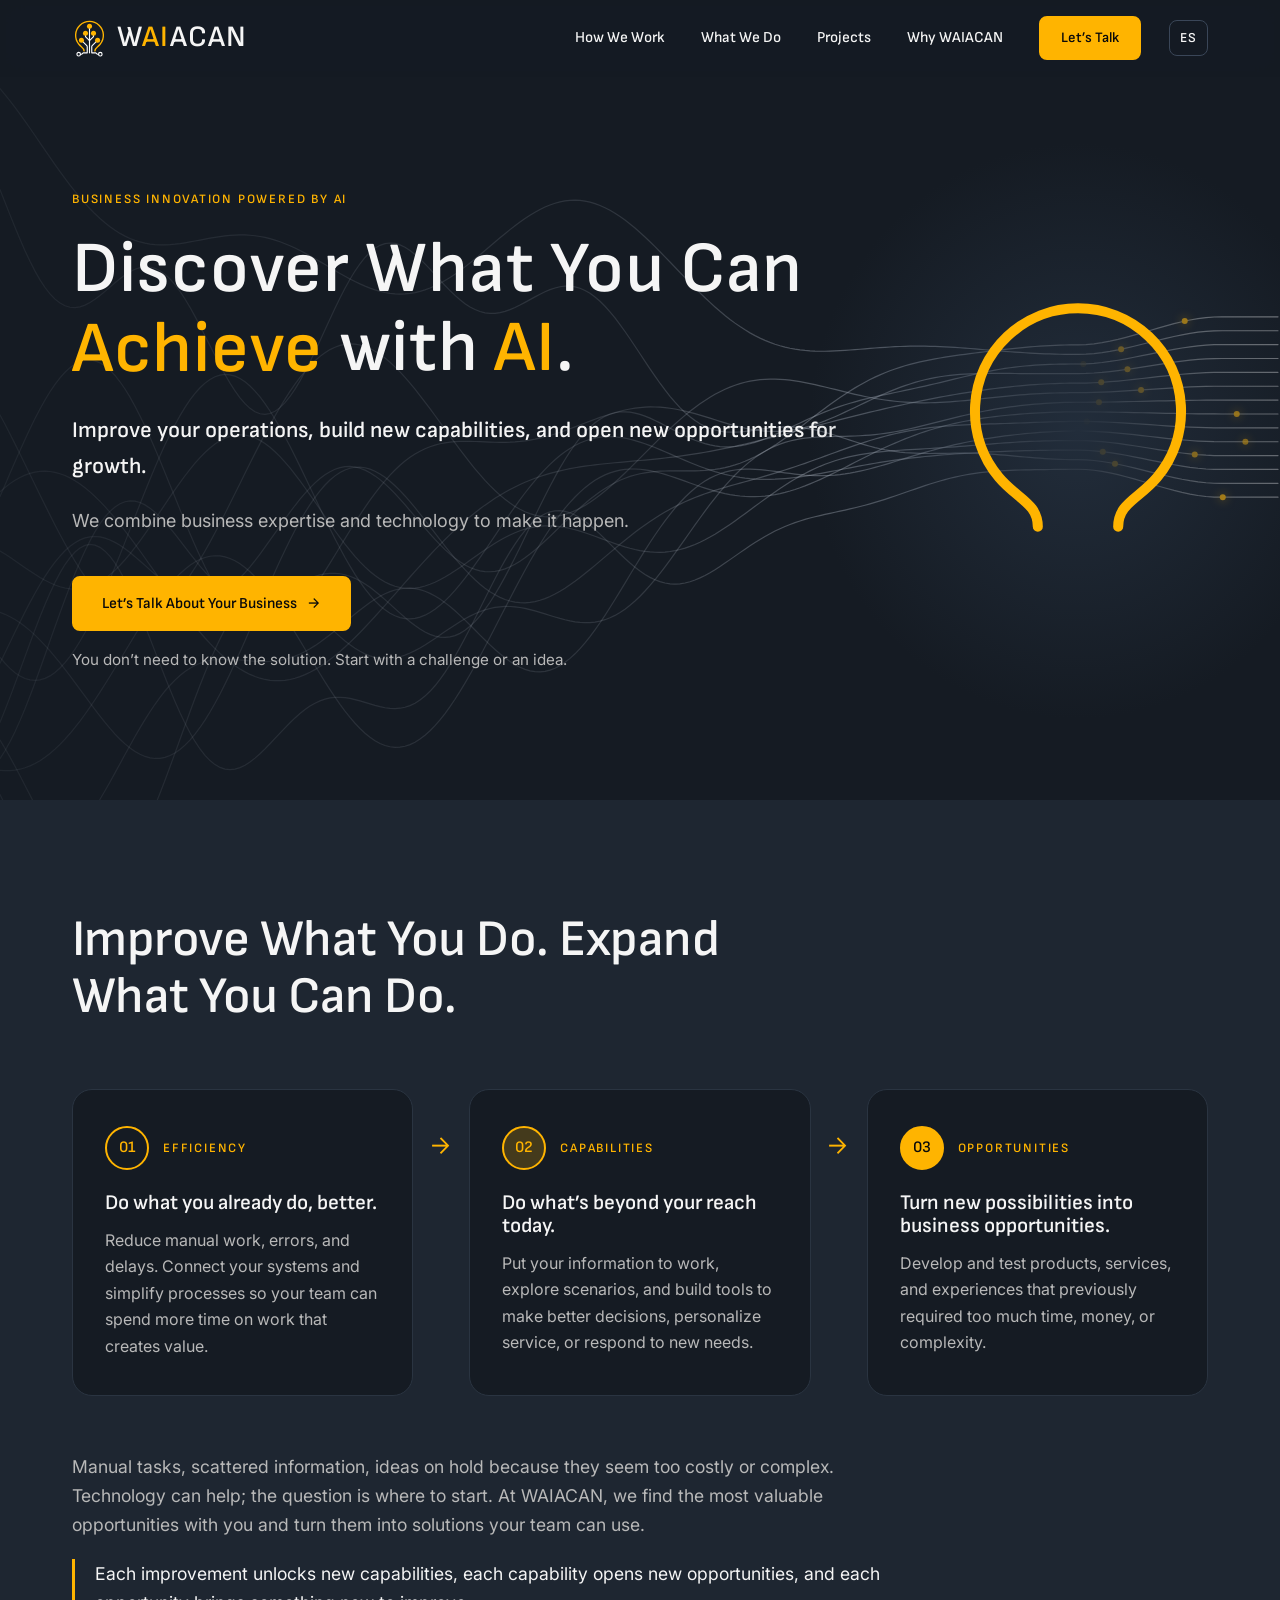
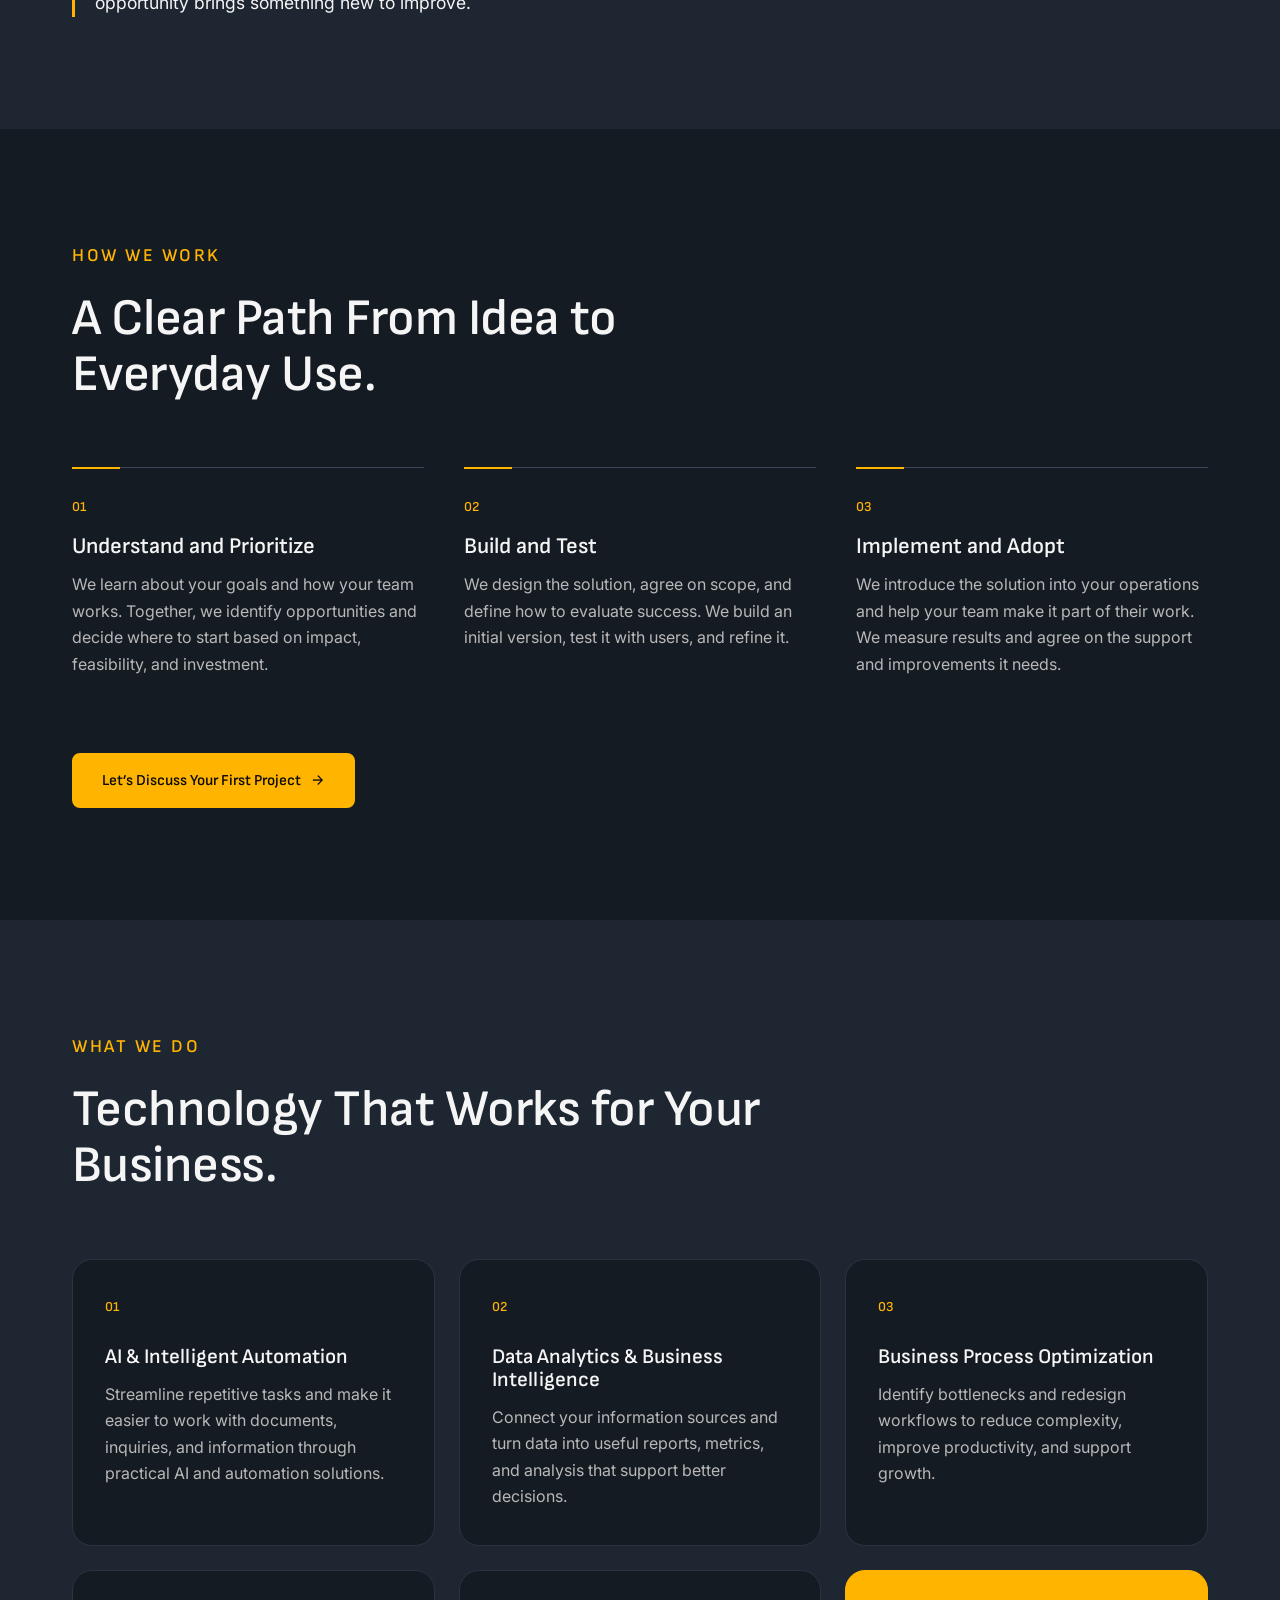
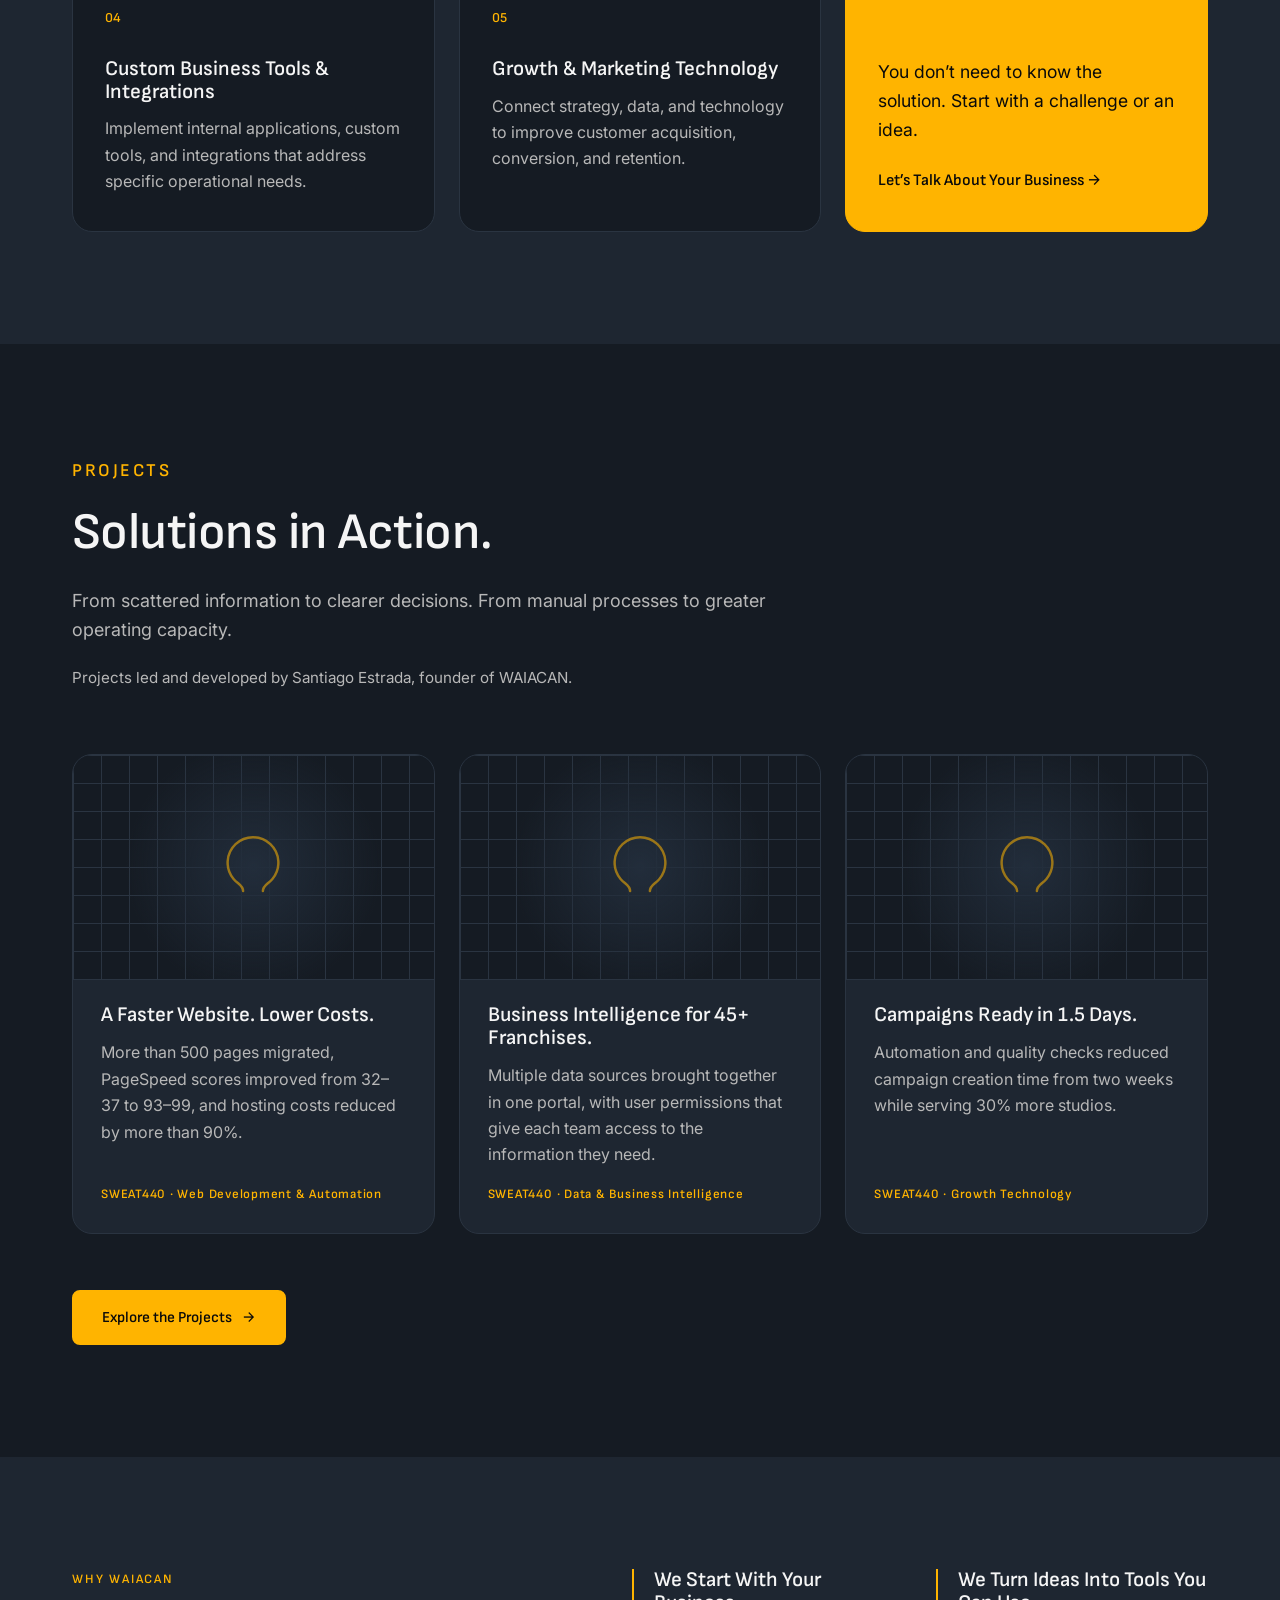
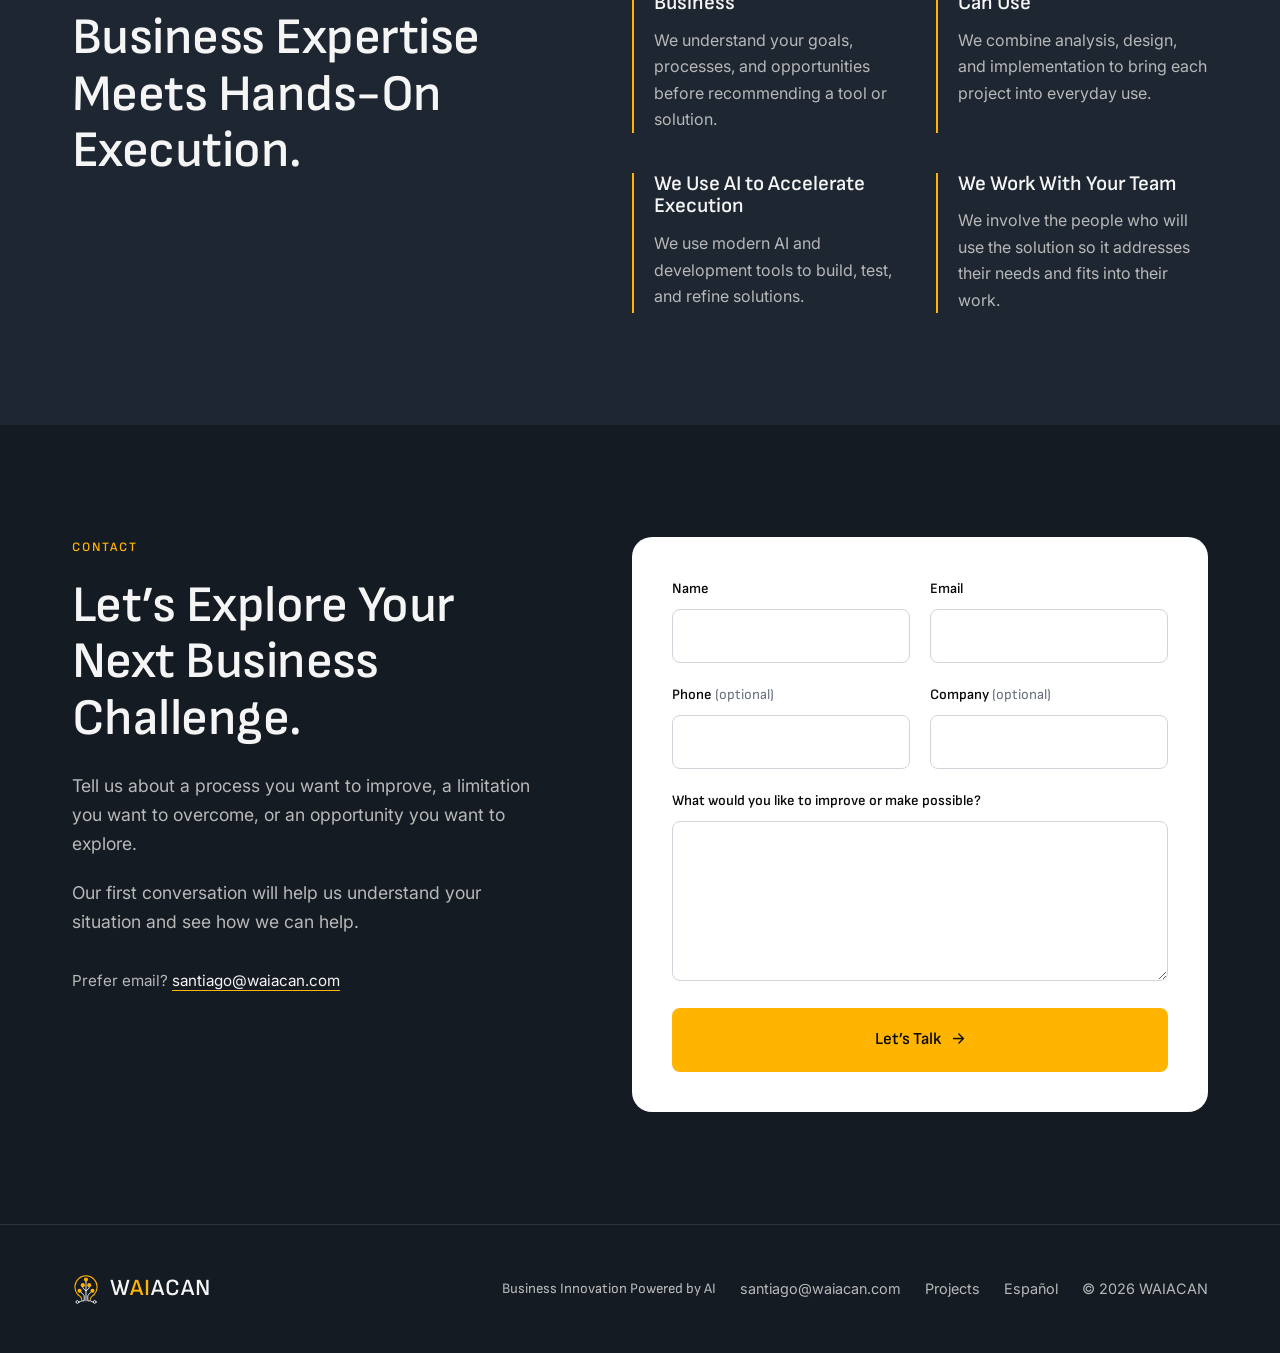
<file: index.html>
<!doctype html>
<!--
  GENERATED FILE: do not edit index.html or es/index.html directly.
  Source: _src/template.html (layout) + _src/partials/ (head, header, footer)
          + _src/content/{en,es}.json (text) + _src/content/projects-{en,es}.json (teaser).
  Rebuild with: python _src/build.py
-->
<html lang="en">
<head>
  <meta charset="utf-8">
  <meta name="viewport" content="width=device-width, initial-scale=1">
  <title>WAIACAN | Business Innovation Powered by AI</title>
  <meta name="description" content="Improve your operations, build new capabilities, and open new opportunities for growth. WAIACAN combines business expertise and AI to make it happen.">
  <link rel="canonical" href="https://waiacan.com/">
  <link rel="alternate" hreflang="en" href="https://waiacan.com/">
  <link rel="alternate" hreflang="es" href="https://waiacan.com/es/">
  <link rel="alternate" hreflang="x-default" href="https://waiacan.com/">
  <meta name="theme-color" content="#151B23">

  <meta property="og:type" content="website">
  <meta property="og:site_name" content="WAIACAN">
  <meta property="og:locale" content="en_US">
  <meta property="og:title" content="WAIACAN | Discover What You Can Build with AI.">
  <meta property="og:description" content="Improve your operations, build new capabilities, and open new opportunities for growth.">
  <meta property="og:url" content="https://waiacan.com/">
  <meta property="og:image" content="https://waiacan.com/images/waiacan-og-image.png?v=3">
  <meta name="twitter:card" content="summary_large_image">

  <link rel="icon" href="favicon.ico?v=3" sizes="48x48">
  <link rel="icon" href="favicon.svg?v=3" type="image/svg+xml">
  <link rel="apple-touch-icon" href="apple-touch-icon.png?v=3">
  <link rel="manifest" href="site.webmanifest">

  <!-- Language routing (Colombia → Spanish). Runs before render so a redirect happens as early as possible. -->
  <script src="js/lang.js?v=2" data-page-lang="en" data-alt-href="es/"></script>

  <link rel="preconnect" href="https://fonts.googleapis.com">
  <link rel="preconnect" href="https://fonts.gstatic.com" crossorigin>
  <link rel="stylesheet" href="https://fonts.googleapis.com/css2?family=Inter:wght@400;500;600&family=Sofia+Sans:wght@400;500;600&display=swap">
  <link rel="stylesheet" href="css/styles.css?v=23">

  <script type="application/ld+json">
  {
    "@context": "https://schema.org",
    "@graph": [
      {
        "@type": "Organization",
        "@id": "https://waiacan.com/#organization",
        "name": "WAIACAN",
        "url": "https://waiacan.com/",
        "logo": "https://waiacan.com/icon-512.png",
        "email": "santiago@waiacan.com",
        "founder": { "@type": "Person", "name": "Santiago Estrada" },
        "address": { "@type": "PostalAddress", "addressCountry": "CO" }
      },
      {
        "@type": "WebSite",
        "@id": "https://waiacan.com/#website",
        "url": "https://waiacan.com/",
        "name": "WAIACAN",
        "inLanguage": ["en", "es"],
        "publisher": { "@id": "https://waiacan.com/#organization" }
      },
      {
        "@type": "WebPage",
        "url": "https://waiacan.com/",
        "name": "WAIACAN | Business Innovation Powered by AI",
        "inLanguage": "en",
        "isPartOf": { "@id": "https://waiacan.com/#website" },
        "about": { "@id": "https://waiacan.com/#organization" }
      }
    ]
  }
  </script>
</head>
<body>
  <a class="skip-link" href="#main">Skip to content</a>

  <header class="site-header">
    <div class="container header-inner">
      <!-- Logo: the icon is an image; "WAIACAN" is live text in Sofia Sans SemiBold (see .brand-word). -->
      <a href="./" class="brand" aria-label="WAIACAN home">
        <img class="brand-icon" src="images/logo/waiacan-icon-white-yellow.svg?v=3" alt="" width="375" height="427">
        <span class="brand-word" aria-hidden="true">W<span class="brand-ai">AI</span>ACAN</span>
      </a>
      <!-- Section links point at the home page ( is empty there, "../" on inner pages). -->
      <nav id="site-nav" class="site-nav" aria-label="Main">
        <a href="#approach">How We Work</a>
        <a href="#expertise">What We Do</a>
        <a href="projects/">Projects</a>
        <a href="#why">Why WAIACAN</a>
        <a href="#contact" class="btn btn-primary btn-sm">Let’s Talk</a>
      </nav>
      <div class="header-actions">
        <a href="es/" class="lang-switch" hreflang="es" lang="es" data-set-lang="es" aria-label="Español">ES</a>
        <button class="nav-toggle" aria-expanded="false" aria-controls="site-nav" aria-label="Open menu" data-label-open="Open menu" data-label-close="Close menu">
          <span></span><span></span>
        </button>
      </div>
    </div>
  </header>

  <main id="main">
    <!-- HERO -->
    <section class="hero">
      <div class="container hero-grid">
        <div class="hero-content">
          <p class="eyebrow">Business Innovation Powered by AI</p>
          <!-- The first word is the real heading text; main.js turns it into a vertical word rotator. -->
          <h1 class="hero-title" style="--h1-em: 10.65">Discover What You Can<br> <span class="text-accent rotator" data-words="Build,Achieve,Automate,Optimize,Create">Build</span> with <span class="text-accent">AI</span>.</h1>
          <p class="hero-lead">Improve your operations, build new capabilities, and open new opportunities for growth.</p>
          <p class="hero-description">We combine business expertise and technology to make it happen.</p>
          <div class="hero-actions">
            <a href="#contact" class="btn btn-primary">Let’s Talk About Your Business <span aria-hidden="true">&rarr;</span></a>
          </div>
          <p class="hero-note">You don’t need to know the solution. Start with a challenge or an idea.</p>
        </div>
        <div class="hero-visual" aria-hidden="true">
          <img src="images/logo/waiacan-bulb.svg?v=1" alt="" width="375" height="427">
        </div>
      </div>
      <!-- Animation: tangled lines run through the yellow bulb and leave ordered (js/hero-flow.js).
           Desktop: behind the whole hero. Phones: a band under the call to action with its own bulb. -->
      <div class="hero-flow" aria-hidden="true">
        <canvas></canvas>
        <img class="hero-flow-icon" src="images/logo/waiacan-bulb.svg?v=1" alt="" width="375" height="427">
      </div>
    </section>

    <!-- IMPROVE / EXPAND: three numbered steps, then the condensed "why" and the loop -->
    <section class="section section-alt" id="value">
      <div class="container">
        <div class="section-head">
          <h2>Improve What You Do. Expand What You Can Do.</h2>
        </div>
        <ol class="value-steps">
          <li class="card value-step">
            <div class="value-step-head"><span class="value-step-num">01</span><span class="card-label">Efficiency</span></div>
            <h3>Do what you already do, better.</h3>
            <p>Reduce manual work, errors, and delays. Connect your systems and simplify processes so your team can spend more time on work that creates value.</p>
          </li>
          <li class="card value-step">
            <div class="value-step-head"><span class="value-step-num">02</span><span class="card-label">Capabilities</span></div>
            <h3>Do what’s beyond your reach today.</h3>
            <p>Put your information to work, explore scenarios, and build tools to make better decisions, personalize service, or respond to new needs.</p>
          </li>
          <li class="card value-step">
            <div class="value-step-head"><span class="value-step-num">03</span><span class="card-label">Opportunities</span></div>
            <h3>Turn new possibilities into business opportunities.</h3>
            <p>Develop and test products, services, and experiences that previously required too much time, money, or complexity.</p>
          </li>
        </ol>
        <div class="value-note">
          <p>Manual tasks, scattered information, ideas on hold because they seem too costly or complex. Technology can help; the question is where to start. At WAIACAN, we find the most valuable opportunities with you and turn them into solutions your team can use.</p>
          <p class="value-cycle">Each improvement unlocks new capabilities, each capability opens new opportunities, and each opportunity brings something new to improve.</p>
        </div>
      </div>
    </section>

    <!-- APPROACH -->
    <section class="section" id="approach">
      <div class="container">
        <div class="section-head">
          <p class="eyebrow">How We Work</p>
          <h2>A Clear Path From Idea to Everyday Use.</h2>
        </div>
        <ol class="steps">
          <li class="step">
            <span class="step-num">01</span>
            <h3>Understand and Prioritize</h3>
            <p>We learn about your goals and how your team works. Together, we identify opportunities and decide where to start based on impact, feasibility, and investment.</p>
          </li>
          <li class="step">
            <span class="step-num">02</span>
            <h3>Build and Test</h3>
            <p>We design the solution, agree on scope, and define how to evaluate success. We build an initial version, test it with users, and refine it.</p>
          </li>
          <li class="step">
            <span class="step-num">03</span>
            <h3>Implement and Adopt</h3>
            <p>We introduce the solution into your operations and help your team make it part of their work. We measure results and agree on the support and improvements it needs.</p>
          </li>
        </ol>
        <div class="section-cta">
          <a href="#contact" class="btn btn-primary">Let’s Discuss Your First Project <span aria-hidden="true">&rarr;</span></a>
        </div>
      </div>
    </section>

    <!-- EXPERTISE -->
    <section class="section section-alt" id="expertise">
      <div class="container">
        <div class="section-head">
          <p class="eyebrow">What We Do</p>
          <h2>Technology That Works for Your Business.</h2>
        </div>
        <div class="service-grid">
          <article class="card">
            <span class="card-num">01</span>
            <h3>AI &amp; Intelligent Automation</h3>
            <p>Streamline repetitive tasks and make it easier to work with documents, inquiries, and information through practical AI and automation solutions.</p>
          </article>
          <article class="card">
            <span class="card-num">02</span>
            <h3>Data Analytics &amp; Business Intelligence</h3>
            <p>Connect your information sources and turn data into useful reports, metrics, and analysis that support better decisions.</p>
          </article>
          <article class="card">
            <span class="card-num">03</span>
            <h3>Business Process Optimization</h3>
            <p>Identify bottlenecks and redesign workflows to reduce complexity, improve productivity, and support growth.</p>
          </article>
          <article class="card">
            <span class="card-num">04</span>
            <h3>Custom Business Tools &amp; Integrations</h3>
            <p>Implement internal applications, custom tools, and integrations that address specific operational needs.</p>
          </article>
          <article class="card">
            <span class="card-num">05</span>
            <h3>Growth &amp; Marketing Technology</h3>
            <p>Connect strategy, data, and technology to improve customer acquisition, conversion, and retention.</p>
          </article>
          <a class="card card-cta" href="#contact">
            <p>You don’t need to know the solution. Start with a challenge or an idea.</p>
            <span class="card-link">Let’s Talk About Your Business <span aria-hidden="true">&rarr;</span></span>
          </a>
        </div>
      </div>
    </section>

    <!-- PROJECTS TEASER: three highlights; cards are built from _src/content/projects-*.json -->
    <section class="section" id="projects">
      <div class="container">
        <div class="section-head">
          <p class="eyebrow">Projects</p>
          <h2>Solutions in Action.</h2>
          <p>From scattered information to clearer decisions. From manual processes to greater operating capacity.</p>
          <p class="byline">Projects led and developed by Santiago Estrada, founder of WAIACAN.</p>
        </div>
        <div class="teaser-grid">
          <a class="card teaser-card" href="projects/#sweat440-website">
            <div class="teaser-media is-empty" aria-hidden="true"><!-- Image slot: add images/projects/sweat440-website.webp (16:10, about 1600 px wide) and rebuild --><img src="images/logo/waiacan-bulb.svg?v=1" alt="" width="375" height="427" loading="lazy"></div>
            <h3>A Faster Website. Lower Costs.</h3>
            <p>More than 500 pages migrated, PageSpeed scores improved from 32–37 to 93–99, and hosting costs reduced by more than 90%.</p>
            <p class="teaser-meta">SWEAT440 · Web Development &amp; Automation</p>
          </a>
          <a class="card teaser-card" href="projects/#sweat440-business-intelligence">
            <div class="teaser-media is-empty" aria-hidden="true"><!-- Image slot: add images/projects/sweat440-business-intelligence.webp (16:10, about 1600 px wide) and rebuild --><img src="images/logo/waiacan-bulb.svg?v=1" alt="" width="375" height="427" loading="lazy"></div>
            <h3>Business Intelligence for 45+ Franchises.</h3>
            <p>Multiple data sources brought together in one portal, with user permissions that give each team access to the information they need.</p>
            <p class="teaser-meta">SWEAT440 · Data &amp; Business Intelligence</p>
          </a>
          <a class="card teaser-card" href="projects/#sweat440-advertising-automation">
            <div class="teaser-media is-empty" aria-hidden="true"><!-- Image slot: add images/projects/sweat440-advertising-automation.webp (16:10, about 1600 px wide) and rebuild --><img src="images/logo/waiacan-bulb.svg?v=1" alt="" width="375" height="427" loading="lazy"></div>
            <h3>Campaigns Ready in 1.5 Days.</h3>
            <p>Automation and quality checks reduced campaign creation time from two weeks while serving 30% more studios.</p>
            <p class="teaser-meta">SWEAT440 · Growth Technology</p>
          </a>
        </div>
        <div class="section-cta">
          <a href="projects/" class="btn btn-primary">Explore the Projects <span aria-hidden="true">&rarr;</span></a>
        </div>
      </div>
    </section>

    <!-- WHY WAIACAN -->
    <section class="section section-alt" id="why">
      <div class="container split">
        <div>
          <p class="eyebrow">Why WAIACAN</p>
          <h2>Business Expertise Meets Hands-On Execution.</h2>
        </div>
        <ul class="values">
          <li>
            <h3>We Start With Your Business</h3>
            <p>We understand your goals, processes, and opportunities before recommending a tool or solution.</p>
          </li>
          <li>
            <h3>We Turn Ideas Into Tools You Can Use</h3>
            <p>We combine analysis, design, and implementation to bring each project into everyday use.</p>
          </li>
          <li>
            <h3>We Use AI to Accelerate Execution</h3>
            <p>We use modern AI and development tools to build, test, and refine solutions.</p>
          </li>
          <li>
            <h3>We Work With Your Team</h3>
            <p>We involve the people who will use the solution so it addresses their needs and fits into their work.</p>
          </li>
        </ul>
      </div>
    </section>

    <!-- CONTACT -->
    <section class="section" id="contact">
      <div class="container contact-grid">
        <div class="contact-intro">
          <p class="eyebrow">Contact</p>
          <h2>Let’s Explore Your Next Business Challenge.</h2>
          <p>Tell us about a process you want to improve, a limitation you want to overcome, or an opportunity you want to explore.</p>
          <p>Our first conversation will help us understand your situation and see how we can help.</p>
          <p class="contact-email">Prefer email? <a href="mailto:santiago@waiacan.com">santiago@waiacan.com</a></p>
        </div>

        <!--
          Static hosting can't send email, so submissions go through FormSubmit (formsubmit.co),
          which forwards them to santiago@waiacan.com. The first submission triggers a one-time
          activation email to that inbox; nothing is delivered until it's confirmed.
          With JS, main.js posts to the /ajax/ endpoint and shows the result inline (messages
          come from the data-msg-* attributes); without JS, the plain POST redirects via _next.
        -->
        <form class="contact-form" id="contact-form" action="https://formsubmit.co/santiago@waiacan.com" method="POST"
              aria-label="Contact form"
              data-msg-sending="Sending…"
              data-msg-success-title="Thank you. We’ve received your message."
              data-msg-success-body="We’ll get back to you shortly at the email you provided."
              data-msg-error="Something went wrong sending your message. Please try again or email us at"
              data-msg-activation="This form is waiting for activation. Please check the santiago@waiacan.com inbox for the FormSubmit activation email.">
          <input type="hidden" name="_subject" value="New inquiry from waiacan.com">
          <input type="hidden" name="_template" value="table">
          <input type="hidden" name="_next" value="https://waiacan.com/thanks.html">
          <input type="hidden" name="_captcha" value="false">
          <input type="hidden" name="language" value="en">
          <!-- Honeypot: bots fill this, people never see it; FormSubmit drops those submissions. -->
          <input type="text" name="_honey" class="hp" tabindex="-1" autocomplete="off" aria-hidden="true">

          <div class="field-row">
            <div class="field">
              <label for="cf-name">Name</label>
              <input id="cf-name" name="name" type="text" autocomplete="name" required>
            </div>
            <div class="field">
              <label for="cf-email">Email</label>
              <input id="cf-email" name="email" type="email" autocomplete="email" required>
            </div>
          </div>
          <div class="field-row">
            <div class="field">
              <label for="cf-phone">Phone <span class="optional">(optional)</span></label>
              <input id="cf-phone" name="phone" type="tel" autocomplete="tel" inputmode="tel">
            </div>
            <div class="field">
              <label for="cf-company">Company <span class="optional">(optional)</span></label>
              <input id="cf-company" name="company" type="text" autocomplete="organization">
            </div>
          </div>
          <div class="field">
            <label for="cf-message">What would you like to improve or make possible?</label>
            <textarea id="cf-message" name="message" rows="5" required></textarea>
          </div>
          <button type="submit" class="btn btn-primary btn-lg">Let’s Talk <span aria-hidden="true">&rarr;</span></button>
          <p class="form-status" role="status" aria-live="polite"></p>
        </form>
      </div>
    </section>
  </main>

  <footer class="site-footer">
    <div class="container footer-inner">
      <a href="./" class="brand brand-footer" aria-label="WAIACAN home">
        <img class="brand-icon" src="images/logo/waiacan-icon-white-yellow.svg?v=3" alt="" width="375" height="427" loading="lazy">
        <span class="brand-word" aria-hidden="true">W<span class="brand-ai">AI</span>ACAN</span>
      </a>
      <p class="footer-tagline">Business Innovation Powered by AI</p>
      <p class="footer-meta">
        <a href="mailto:santiago@waiacan.com">santiago@waiacan.com</a>
        <a href="projects/">Projects</a>
        <a href="es/" hreflang="es" lang="es" data-set-lang="es">Español</a>
        <span>&copy; <span id="year">2026</span> WAIACAN</span>
      </p>
    </div>
  </footer>

  <script src="js/main.js?v=5" defer></script>
  <script src="js/hero-flow.js?v=4" defer></script>
</body>
</html>
</file>
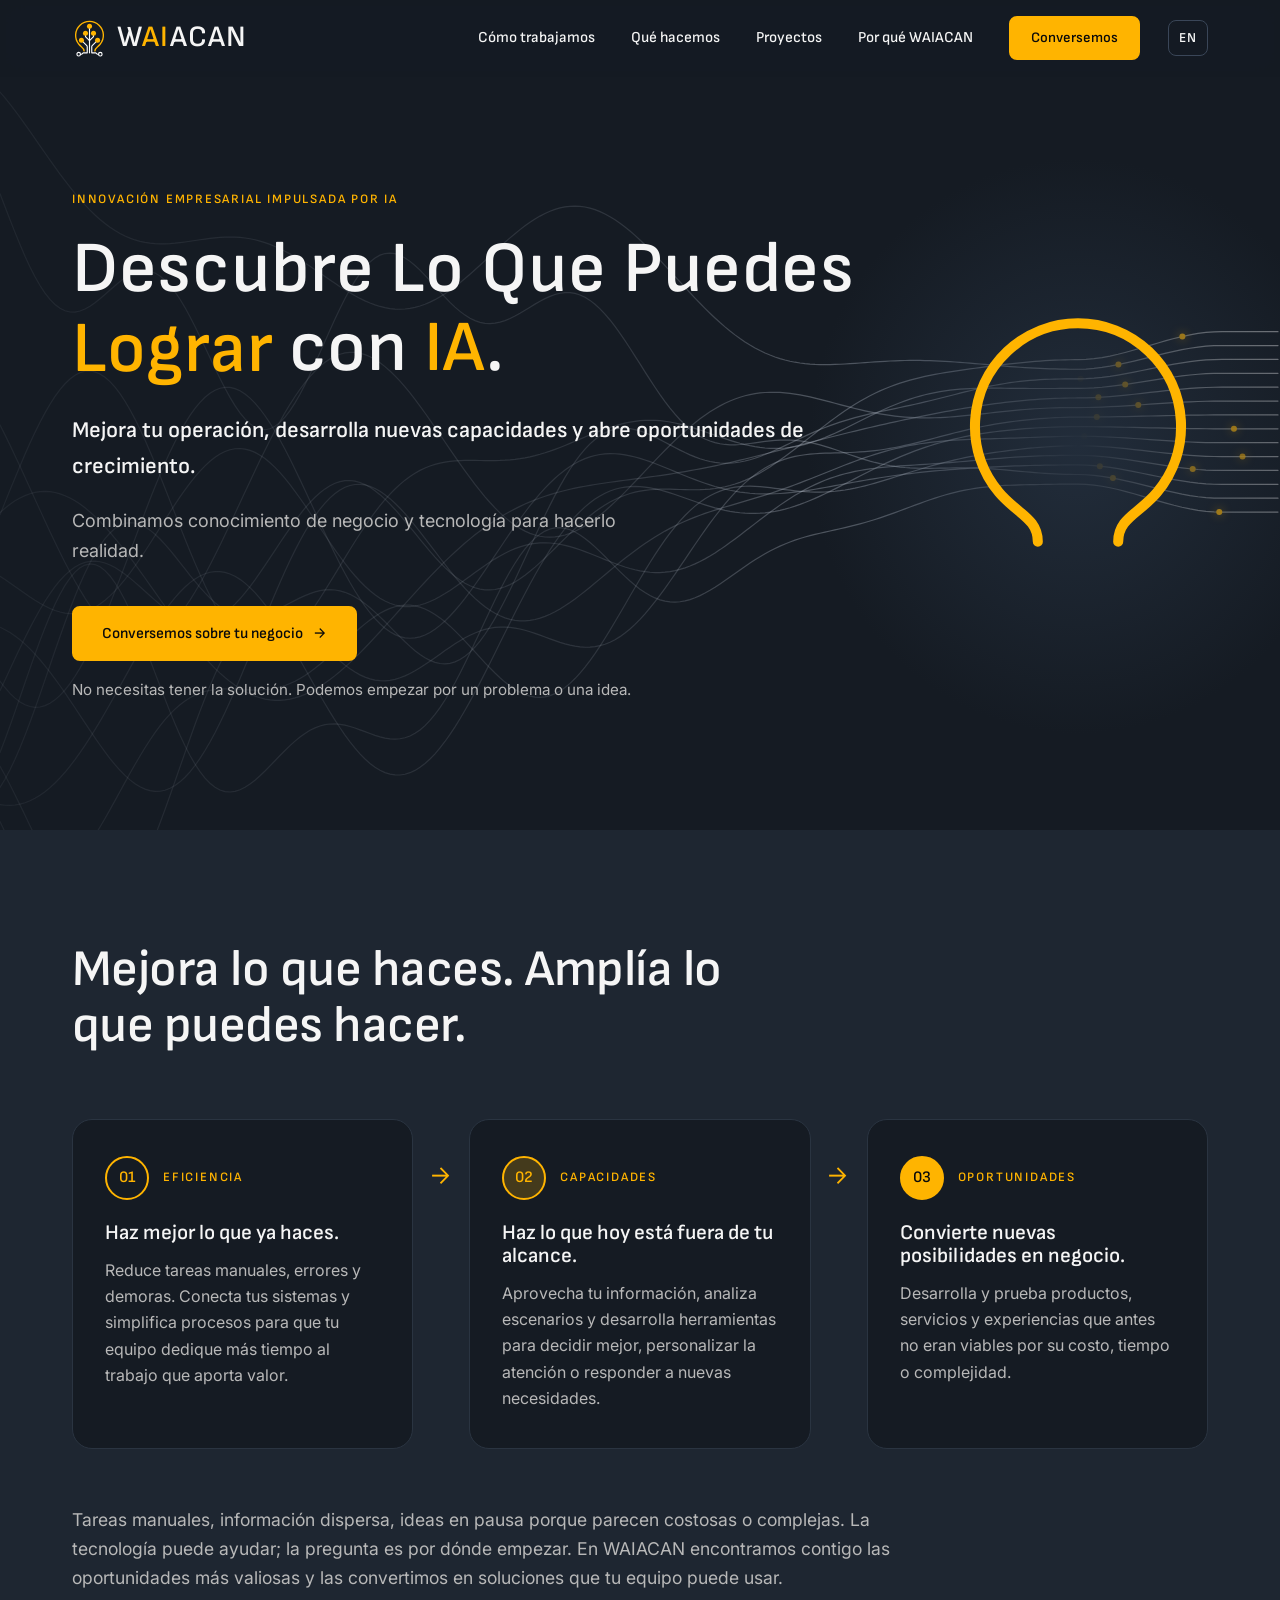
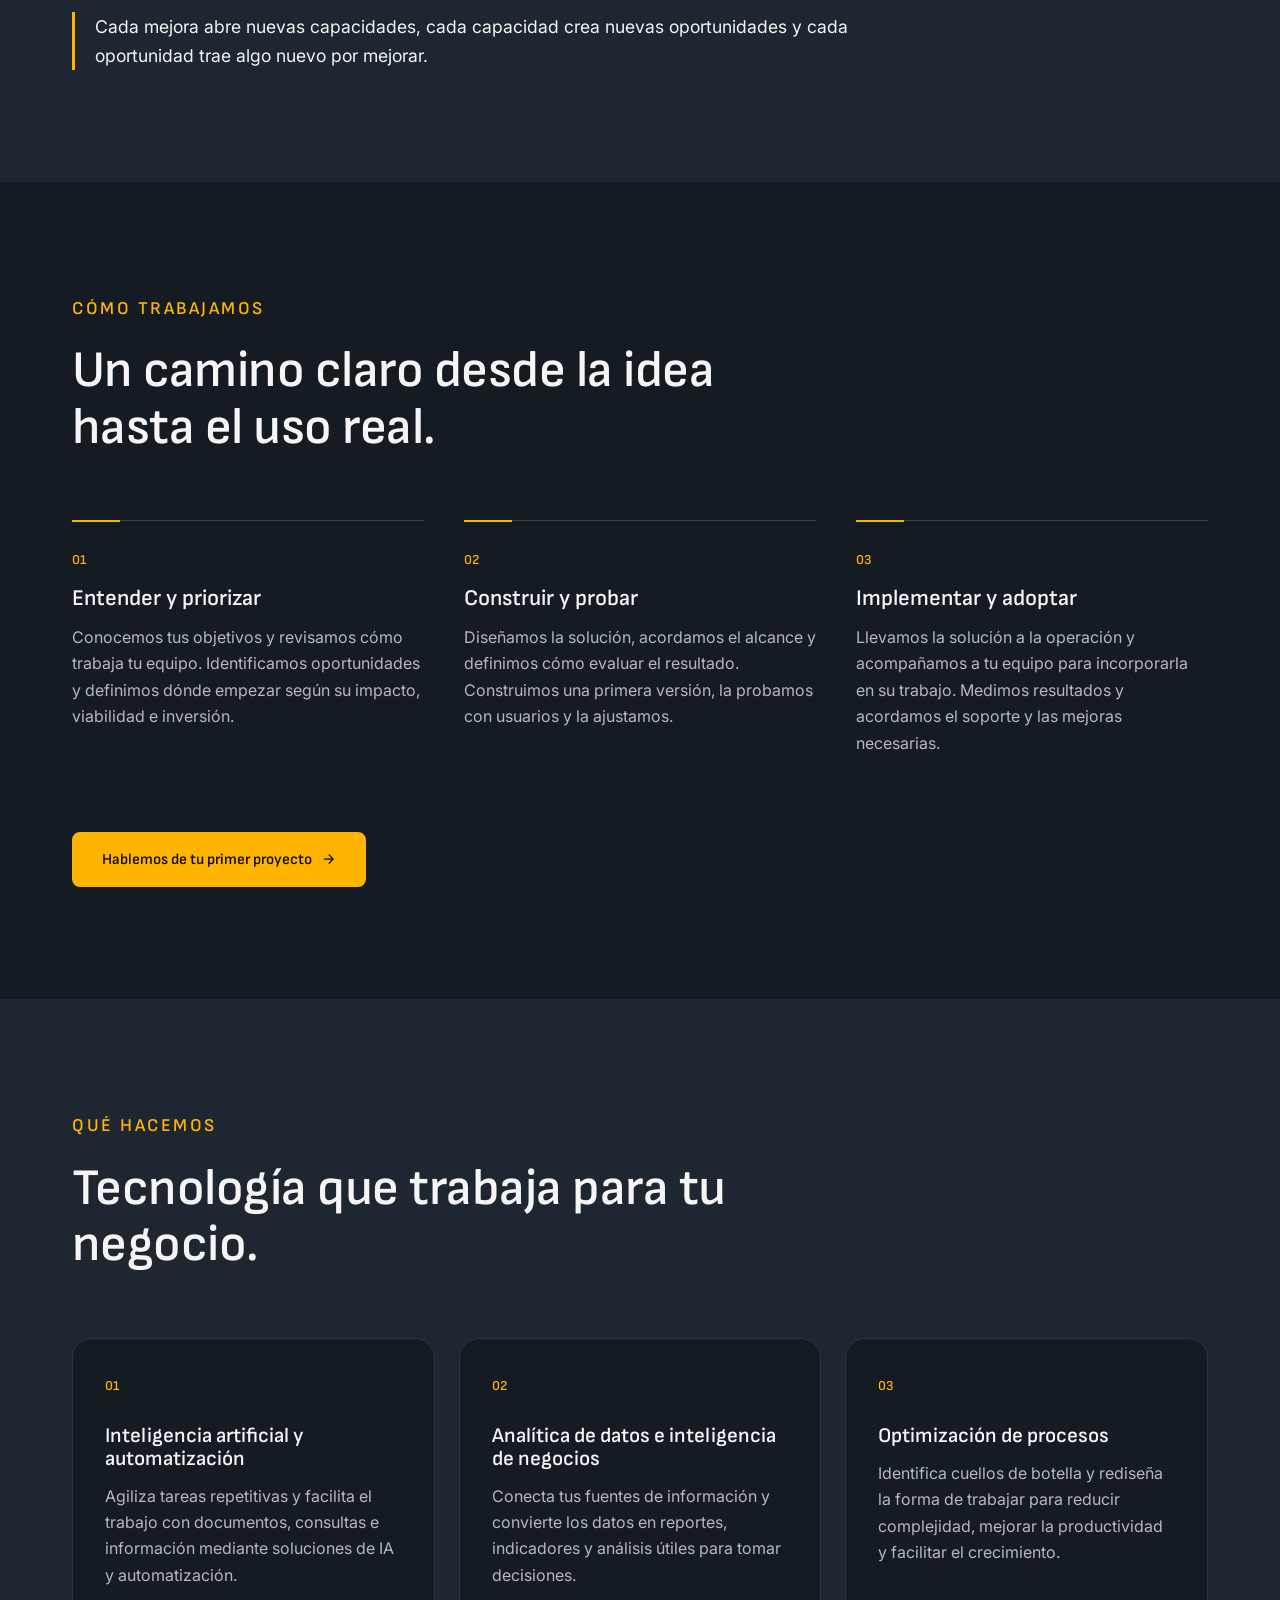
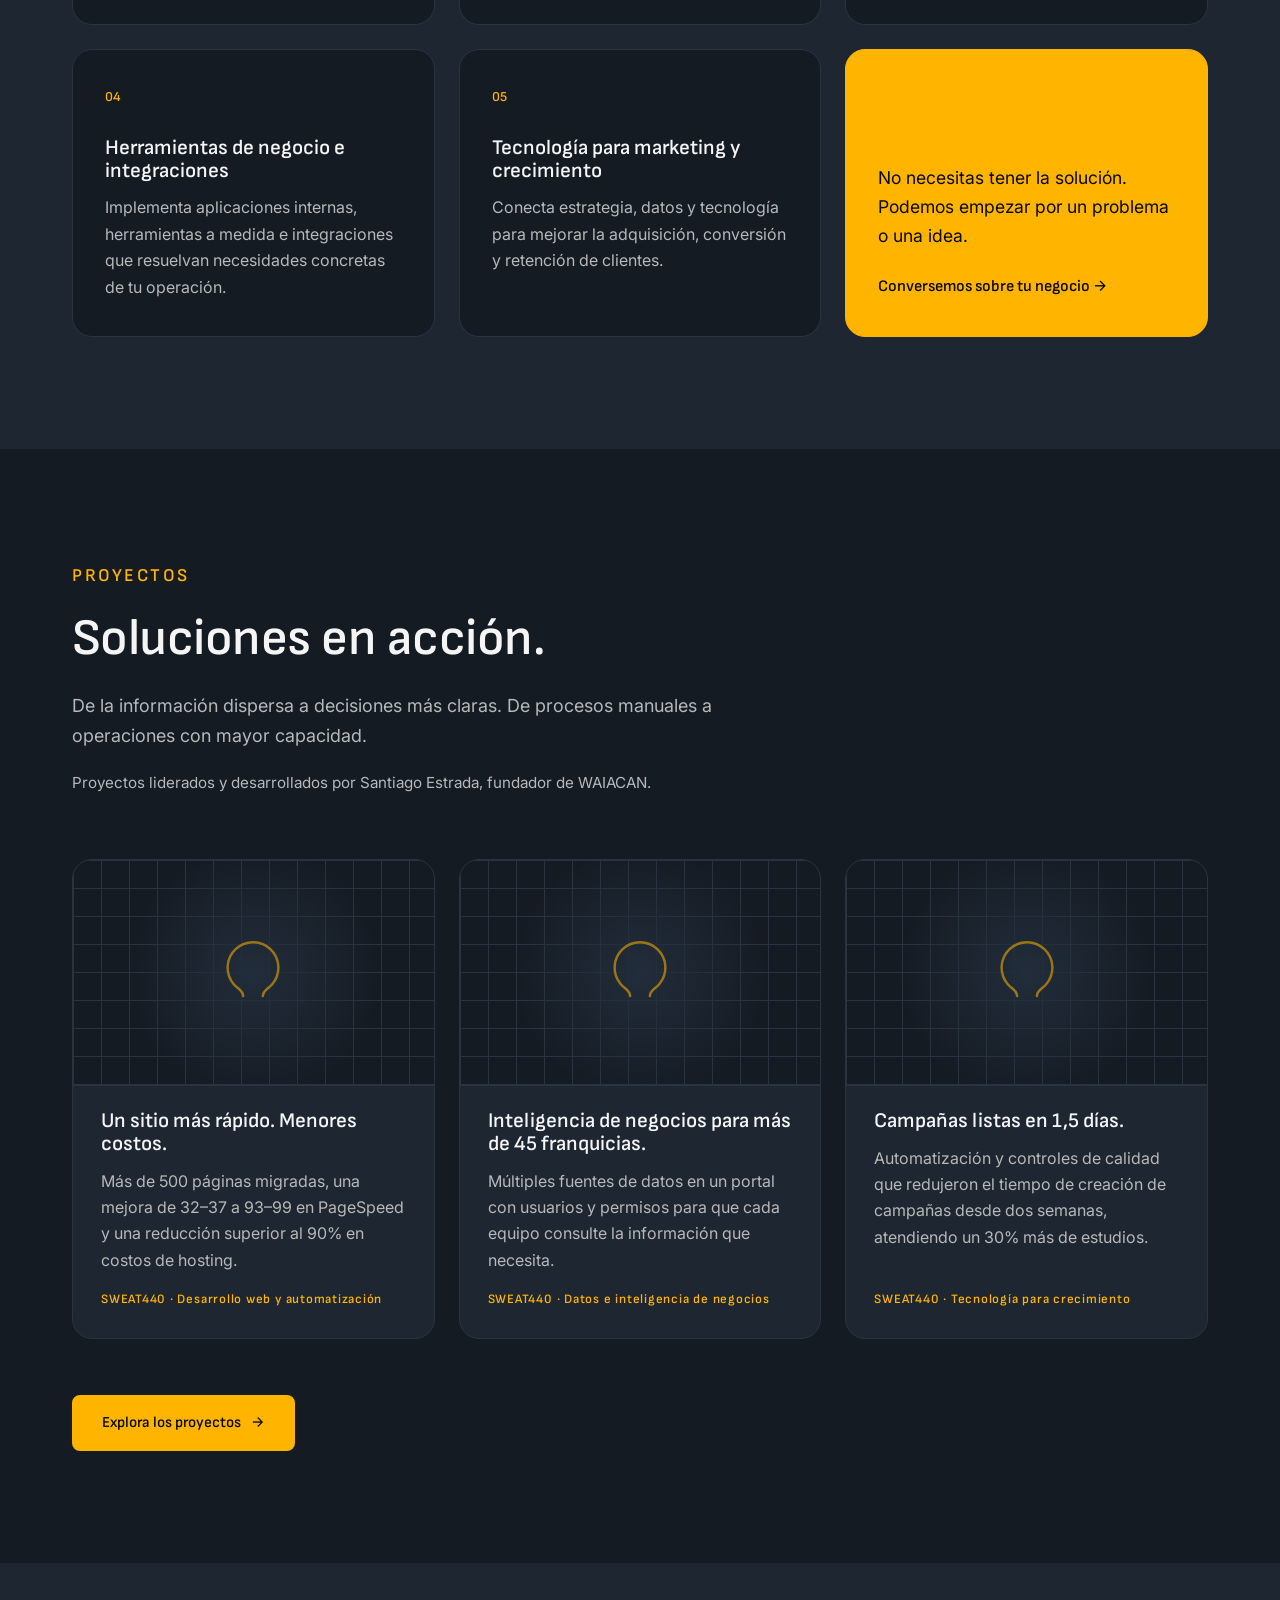
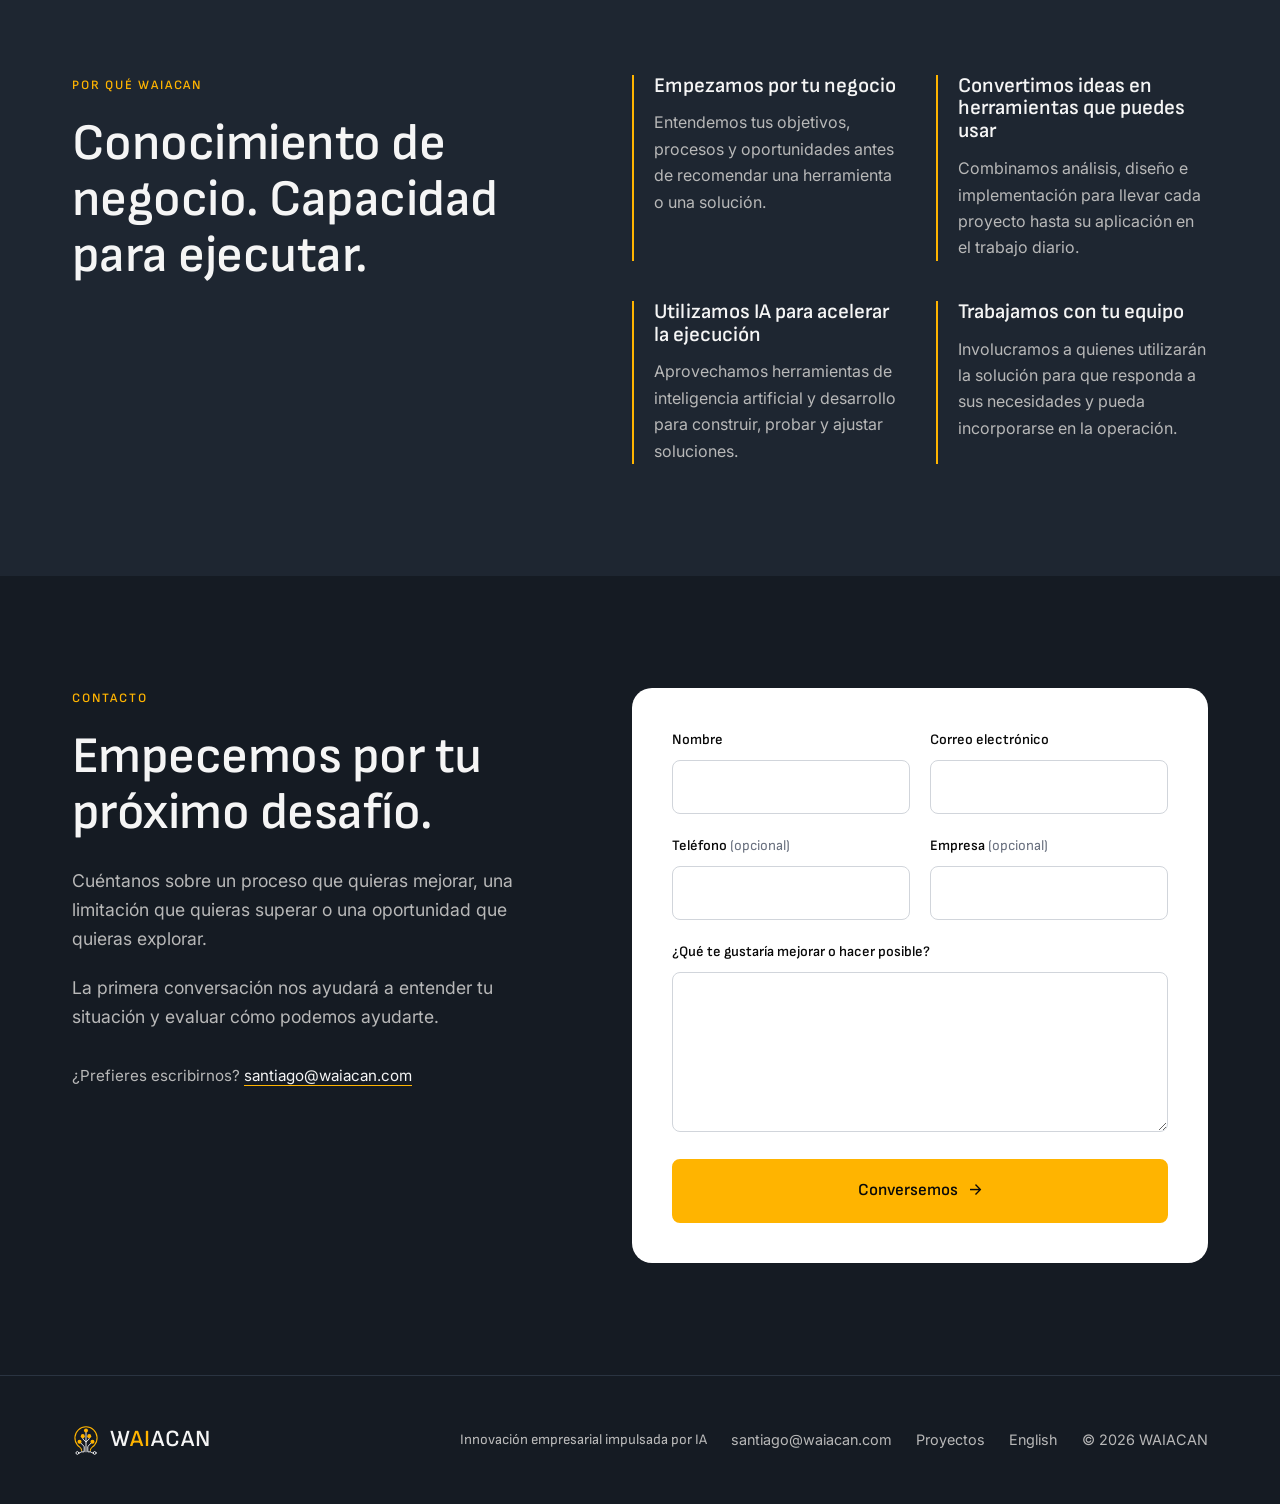
<file: es/index.html>
<!doctype html>
<!--
  GENERATED FILE: do not edit index.html or es/index.html directly.
  Source: _src/template.html (layout) + _src/partials/ (head, header, footer)
          + _src/content/{en,es}.json (text) + _src/content/projects-{en,es}.json (teaser).
  Rebuild with: python _src/build.py
-->
<html lang="es">
<head>
  <meta charset="utf-8">
  <meta name="viewport" content="width=device-width, initial-scale=1">
  <title>WAIACAN | Innovación empresarial impulsada por IA</title>
  <meta name="description" content="Mejora tu operación, desarrolla nuevas capacidades y abre oportunidades de crecimiento. WAIACAN combina conocimiento de negocio y tecnología para hacerlo realidad.">
  <link rel="canonical" href="https://waiacan.com/es/">
  <link rel="alternate" hreflang="en" href="https://waiacan.com/">
  <link rel="alternate" hreflang="es" href="https://waiacan.com/es/">
  <link rel="alternate" hreflang="x-default" href="https://waiacan.com/">
  <meta name="theme-color" content="#151B23">

  <meta property="og:type" content="website">
  <meta property="og:site_name" content="WAIACAN">
  <meta property="og:locale" content="es_CO">
  <meta property="og:title" content="WAIACAN | Descubre Lo Que Puedes Crear con IA.">
  <meta property="og:description" content="Mejora tu operación, desarrolla nuevas capacidades y abre oportunidades de crecimiento.">
  <meta property="og:url" content="https://waiacan.com/es/">
  <meta property="og:image" content="https://waiacan.com/images/waiacan-og-image.png?v=3">
  <meta name="twitter:card" content="summary_large_image">

  <link rel="icon" href="../favicon.ico?v=3" sizes="48x48">
  <link rel="icon" href="../favicon.svg?v=3" type="image/svg+xml">
  <link rel="apple-touch-icon" href="../apple-touch-icon.png?v=3">
  <link rel="manifest" href="../site.webmanifest">

  <!-- Language routing (Colombia → Spanish). Runs before render so a redirect happens as early as possible. -->
  <script src="../js/lang.js?v=2" data-page-lang="es" data-alt-href="../"></script>

  <link rel="preconnect" href="https://fonts.googleapis.com">
  <link rel="preconnect" href="https://fonts.gstatic.com" crossorigin>
  <link rel="stylesheet" href="https://fonts.googleapis.com/css2?family=Inter:wght@400;500;600&family=Sofia+Sans:wght@400;500;600&display=swap">
  <link rel="stylesheet" href="../css/styles.css?v=23">

  <script type="application/ld+json">
  {
    "@context": "https://schema.org",
    "@graph": [
      {
        "@type": "Organization",
        "@id": "https://waiacan.com/#organization",
        "name": "WAIACAN",
        "url": "https://waiacan.com/",
        "logo": "https://waiacan.com/icon-512.png",
        "email": "santiago@waiacan.com",
        "founder": { "@type": "Person", "name": "Santiago Estrada" },
        "address": { "@type": "PostalAddress", "addressCountry": "CO" }
      },
      {
        "@type": "WebSite",
        "@id": "https://waiacan.com/#website",
        "url": "https://waiacan.com/",
        "name": "WAIACAN",
        "inLanguage": ["en", "es"],
        "publisher": { "@id": "https://waiacan.com/#organization" }
      },
      {
        "@type": "WebPage",
        "url": "https://waiacan.com/es/",
        "name": "WAIACAN | Innovación empresarial impulsada por IA",
        "inLanguage": "es",
        "isPartOf": { "@id": "https://waiacan.com/#website" },
        "about": { "@id": "https://waiacan.com/#organization" }
      }
    ]
  }
  </script>
</head>
<body>
  <a class="skip-link" href="#main">Saltar al contenido</a>

  <header class="site-header">
    <div class="container header-inner">
      <!-- Logo: the icon is an image; "WAIACAN" is live text in Sofia Sans SemiBold (see .brand-word). -->
      <a href="./" class="brand" aria-label="Inicio de WAIACAN">
        <img class="brand-icon" src="../images/logo/waiacan-icon-white-yellow.svg?v=3" alt="" width="375" height="427">
        <span class="brand-word" aria-hidden="true">W<span class="brand-ai">AI</span>ACAN</span>
      </a>
      <!-- Section links point at the home page ( is empty there, "../" on inner pages). -->
      <nav id="site-nav" class="site-nav" aria-label="Principal">
        <a href="#approach">Cómo trabajamos</a>
        <a href="#expertise">Qué hacemos</a>
        <a href="proyectos/">Proyectos</a>
        <a href="#why">Por qué WAIACAN</a>
        <a href="#contact" class="btn btn-primary btn-sm">Conversemos</a>
      </nav>
      <div class="header-actions">
        <a href="../" class="lang-switch" hreflang="en" lang="en" data-set-lang="en" aria-label="English">EN</a>
        <button class="nav-toggle" aria-expanded="false" aria-controls="site-nav" aria-label="Abrir menú" data-label-open="Abrir menú" data-label-close="Cerrar menú">
          <span></span><span></span>
        </button>
      </div>
    </div>
  </header>

  <main id="main">
    <!-- HERO -->
    <section class="hero">
      <div class="container hero-grid">
        <div class="hero-content">
          <p class="eyebrow">Innovación empresarial impulsada por IA</p>
          <!-- The first word is the real heading text; main.js turns it into a vertical word rotator. -->
          <h1 class="hero-title" style="--h1-em: 11.35">Descubre Lo Que Puedes<br> <span class="text-accent rotator" data-words="Crear,Lograr,Automatizar,Optimizar,Construir">Crear</span> con <span class="text-accent">IA</span>.</h1>
          <p class="hero-lead">Mejora tu operación, desarrolla nuevas capacidades y abre oportunidades de crecimiento.</p>
          <p class="hero-description">Combinamos conocimiento de negocio y tecnología para hacerlo realidad.</p>
          <div class="hero-actions">
            <a href="#contact" class="btn btn-primary">Conversemos sobre tu negocio <span aria-hidden="true">&rarr;</span></a>
          </div>
          <p class="hero-note">No necesitas tener la solución. Podemos empezar por un problema o una idea.</p>
        </div>
        <div class="hero-visual" aria-hidden="true">
          <img src="../images/logo/waiacan-bulb.svg?v=1" alt="" width="375" height="427">
        </div>
      </div>
      <!-- Animation: tangled lines run through the yellow bulb and leave ordered (js/hero-flow.js).
           Desktop: behind the whole hero. Phones: a band under the call to action with its own bulb. -->
      <div class="hero-flow" aria-hidden="true">
        <canvas></canvas>
        <img class="hero-flow-icon" src="../images/logo/waiacan-bulb.svg?v=1" alt="" width="375" height="427">
      </div>
    </section>

    <!-- IMPROVE / EXPAND: three numbered steps, then the condensed "why" and the loop -->
    <section class="section section-alt" id="value">
      <div class="container">
        <div class="section-head">
          <h2>Mejora lo que haces. Amplía lo que puedes hacer.</h2>
        </div>
        <ol class="value-steps">
          <li class="card value-step">
            <div class="value-step-head"><span class="value-step-num">01</span><span class="card-label">Eficiencia</span></div>
            <h3>Haz mejor lo que ya haces.</h3>
            <p>Reduce tareas manuales, errores y demoras. Conecta tus sistemas y simplifica procesos para que tu equipo dedique más tiempo al trabajo que aporta valor.</p>
          </li>
          <li class="card value-step">
            <div class="value-step-head"><span class="value-step-num">02</span><span class="card-label">Capacidades</span></div>
            <h3>Haz lo que hoy está fuera de tu alcance.</h3>
            <p>Aprovecha tu información, analiza escenarios y desarrolla herramientas para decidir mejor, personalizar la atención o responder a nuevas necesidades.</p>
          </li>
          <li class="card value-step">
            <div class="value-step-head"><span class="value-step-num">03</span><span class="card-label">Oportunidades</span></div>
            <h3>Convierte nuevas posibilidades en negocio.</h3>
            <p>Desarrolla y prueba productos, servicios y experiencias que antes no eran viables por su costo, tiempo o complejidad.</p>
          </li>
        </ol>
        <div class="value-note">
          <p>Tareas manuales, información dispersa, ideas en pausa porque parecen costosas o complejas. La tecnología puede ayudar; la pregunta es por dónde empezar. En WAIACAN encontramos contigo las oportunidades más valiosas y las convertimos en soluciones que tu equipo puede usar.</p>
          <p class="value-cycle">Cada mejora abre nuevas capacidades, cada capacidad crea nuevas oportunidades y cada oportunidad trae algo nuevo por mejorar.</p>
        </div>
      </div>
    </section>

    <!-- APPROACH -->
    <section class="section" id="approach">
      <div class="container">
        <div class="section-head">
          <p class="eyebrow">Cómo trabajamos</p>
          <h2>Un camino claro desde la idea hasta el uso real.</h2>
        </div>
        <ol class="steps">
          <li class="step">
            <span class="step-num">01</span>
            <h3>Entender y priorizar</h3>
            <p>Conocemos tus objetivos y revisamos cómo trabaja tu equipo. Identificamos oportunidades y definimos dónde empezar según su impacto, viabilidad e inversión.</p>
          </li>
          <li class="step">
            <span class="step-num">02</span>
            <h3>Construir y probar</h3>
            <p>Diseñamos la solución, acordamos el alcance y definimos cómo evaluar el resultado. Construimos una primera versión, la probamos con usuarios y la ajustamos.</p>
          </li>
          <li class="step">
            <span class="step-num">03</span>
            <h3>Implementar y adoptar</h3>
            <p>Llevamos la solución a la operación y acompañamos a tu equipo para incorporarla en su trabajo. Medimos resultados y acordamos el soporte y las mejoras necesarias.</p>
          </li>
        </ol>
        <div class="section-cta">
          <a href="#contact" class="btn btn-primary">Hablemos de tu primer proyecto <span aria-hidden="true">&rarr;</span></a>
        </div>
      </div>
    </section>

    <!-- EXPERTISE -->
    <section class="section section-alt" id="expertise">
      <div class="container">
        <div class="section-head">
          <p class="eyebrow">Qué hacemos</p>
          <h2>Tecnología que trabaja para tu negocio.</h2>
        </div>
        <div class="service-grid">
          <article class="card">
            <span class="card-num">01</span>
            <h3>Inteligencia artificial y automatización</h3>
            <p>Agiliza tareas repetitivas y facilita el trabajo con documentos, consultas e información mediante soluciones de IA y automatización.</p>
          </article>
          <article class="card">
            <span class="card-num">02</span>
            <h3>Analítica de datos e inteligencia de negocios</h3>
            <p>Conecta tus fuentes de información y convierte los datos en reportes, indicadores y análisis útiles para tomar decisiones.</p>
          </article>
          <article class="card">
            <span class="card-num">03</span>
            <h3>Optimización de procesos</h3>
            <p>Identifica cuellos de botella y rediseña la forma de trabajar para reducir complejidad, mejorar la productividad y facilitar el crecimiento.</p>
          </article>
          <article class="card">
            <span class="card-num">04</span>
            <h3>Herramientas de negocio e integraciones</h3>
            <p>Implementa aplicaciones internas, herramientas a medida e integraciones que resuelvan necesidades concretas de tu operación.</p>
          </article>
          <article class="card">
            <span class="card-num">05</span>
            <h3>Tecnología para marketing y crecimiento</h3>
            <p>Conecta estrategia, datos y tecnología para mejorar la adquisición, conversión y retención de clientes.</p>
          </article>
          <a class="card card-cta" href="#contact">
            <p>No necesitas tener la solución. Podemos empezar por un problema o una idea.</p>
            <span class="card-link">Conversemos sobre tu negocio <span aria-hidden="true">&rarr;</span></span>
          </a>
        </div>
      </div>
    </section>

    <!-- PROJECTS TEASER: three highlights; cards are built from _src/content/projects-*.json -->
    <section class="section" id="projects">
      <div class="container">
        <div class="section-head">
          <p class="eyebrow">Proyectos</p>
          <h2>Soluciones en acción.</h2>
          <p>De la información dispersa a decisiones más claras. De procesos manuales a operaciones con mayor capacidad.</p>
          <p class="byline">Proyectos liderados y desarrollados por Santiago Estrada, fundador de WAIACAN.</p>
        </div>
        <div class="teaser-grid">
          <a class="card teaser-card" href="proyectos/#sweat440-website">
            <div class="teaser-media is-empty" aria-hidden="true"><!-- Image slot: add images/projects/sweat440-website.webp (16:10, about 1600 px wide) and rebuild --><img src="../images/logo/waiacan-bulb.svg?v=1" alt="" width="375" height="427" loading="lazy"></div>
            <h3>Un sitio más rápido. Menores costos.</h3>
            <p>Más de 500 páginas migradas, una mejora de 32–37 a 93–99 en PageSpeed y una reducción superior al 90% en costos de hosting.</p>
            <p class="teaser-meta">SWEAT440 · Desarrollo web y automatización</p>
          </a>
          <a class="card teaser-card" href="proyectos/#sweat440-business-intelligence">
            <div class="teaser-media is-empty" aria-hidden="true"><!-- Image slot: add images/projects/sweat440-business-intelligence.webp (16:10, about 1600 px wide) and rebuild --><img src="../images/logo/waiacan-bulb.svg?v=1" alt="" width="375" height="427" loading="lazy"></div>
            <h3>Inteligencia de negocios para más de 45 franquicias.</h3>
            <p>Múltiples fuentes de datos en un portal con usuarios y permisos para que cada equipo consulte la información que necesita.</p>
            <p class="teaser-meta">SWEAT440 · Datos e inteligencia de negocios</p>
          </a>
          <a class="card teaser-card" href="proyectos/#sweat440-advertising-automation">
            <div class="teaser-media is-empty" aria-hidden="true"><!-- Image slot: add images/projects/sweat440-advertising-automation.webp (16:10, about 1600 px wide) and rebuild --><img src="../images/logo/waiacan-bulb.svg?v=1" alt="" width="375" height="427" loading="lazy"></div>
            <h3>Campañas listas en 1,5 días.</h3>
            <p>Automatización y controles de calidad que redujeron el tiempo de creación de campañas desde dos semanas, atendiendo un 30% más de estudios.</p>
            <p class="teaser-meta">SWEAT440 · Tecnología para crecimiento</p>
          </a>
        </div>
        <div class="section-cta">
          <a href="proyectos/" class="btn btn-primary">Explora los proyectos <span aria-hidden="true">&rarr;</span></a>
        </div>
      </div>
    </section>

    <!-- WHY WAIACAN -->
    <section class="section section-alt" id="why">
      <div class="container split">
        <div>
          <p class="eyebrow">Por qué WAIACAN</p>
          <h2>Conocimiento de negocio. Capacidad para ejecutar.</h2>
        </div>
        <ul class="values">
          <li>
            <h3>Empezamos por tu negocio</h3>
            <p>Entendemos tus objetivos, procesos y oportunidades antes de recomendar una herramienta o una solución.</p>
          </li>
          <li>
            <h3>Convertimos ideas en herramientas que puedes usar</h3>
            <p>Combinamos análisis, diseño e implementación para llevar cada proyecto hasta su aplicación en el trabajo diario.</p>
          </li>
          <li>
            <h3>Utilizamos IA para acelerar la ejecución</h3>
            <p>Aprovechamos herramientas de inteligencia artificial y desarrollo para construir, probar y ajustar soluciones.</p>
          </li>
          <li>
            <h3>Trabajamos con tu equipo</h3>
            <p>Involucramos a quienes utilizarán la solución para que responda a sus necesidades y pueda incorporarse en la operación.</p>
          </li>
        </ul>
      </div>
    </section>

    <!-- CONTACT -->
    <section class="section" id="contact">
      <div class="container contact-grid">
        <div class="contact-intro">
          <p class="eyebrow">Contacto</p>
          <h2>Empecemos por tu próximo desafío.</h2>
          <p>Cuéntanos sobre un proceso que quieras mejorar, una limitación que quieras superar o una oportunidad que quieras explorar.</p>
          <p>La primera conversación nos ayudará a entender tu situación y evaluar cómo podemos ayudarte.</p>
          <p class="contact-email">¿Prefieres escribirnos? <a href="mailto:santiago@waiacan.com">santiago@waiacan.com</a></p>
        </div>

        <!--
          Static hosting can't send email, so submissions go through FormSubmit (formsubmit.co),
          which forwards them to santiago@waiacan.com. The first submission triggers a one-time
          activation email to that inbox; nothing is delivered until it's confirmed.
          With JS, main.js posts to the /ajax/ endpoint and shows the result inline (messages
          come from the data-msg-* attributes); without JS, the plain POST redirects via _next.
        -->
        <form class="contact-form" id="contact-form" action="https://formsubmit.co/santiago@waiacan.com" method="POST"
              aria-label="Formulario de contacto"
              data-msg-sending="Enviando…"
              data-msg-success-title="Gracias. Recibimos tu mensaje."
              data-msg-success-body="Te responderemos pronto al correo que nos dejaste."
              data-msg-error="No pudimos enviar tu mensaje. Inténtalo de nuevo o escríbenos a"
              data-msg-activation="Este formulario está pendiente de activación. Revisa la bandeja de santiago@waiacan.com y busca el correo de activación de FormSubmit.">
          <input type="hidden" name="_subject" value="Nueva consulta desde waiacan.com (ES)">
          <input type="hidden" name="_template" value="table">
          <input type="hidden" name="_next" value="https://waiacan.com/es/thanks.html">
          <input type="hidden" name="_captcha" value="false">
          <input type="hidden" name="language" value="es">
          <!-- Honeypot: bots fill this, people never see it; FormSubmit drops those submissions. -->
          <input type="text" name="_honey" class="hp" tabindex="-1" autocomplete="off" aria-hidden="true">

          <div class="field-row">
            <div class="field">
              <label for="cf-name">Nombre</label>
              <input id="cf-name" name="name" type="text" autocomplete="name" required>
            </div>
            <div class="field">
              <label for="cf-email">Correo electrónico</label>
              <input id="cf-email" name="email" type="email" autocomplete="email" required>
            </div>
          </div>
          <div class="field-row">
            <div class="field">
              <label for="cf-phone">Teléfono <span class="optional">(opcional)</span></label>
              <input id="cf-phone" name="phone" type="tel" autocomplete="tel" inputmode="tel">
            </div>
            <div class="field">
              <label for="cf-company">Empresa <span class="optional">(opcional)</span></label>
              <input id="cf-company" name="company" type="text" autocomplete="organization">
            </div>
          </div>
          <div class="field">
            <label for="cf-message">¿Qué te gustaría mejorar o hacer posible?</label>
            <textarea id="cf-message" name="message" rows="5" required></textarea>
          </div>
          <button type="submit" class="btn btn-primary btn-lg">Conversemos <span aria-hidden="true">&rarr;</span></button>
          <p class="form-status" role="status" aria-live="polite"></p>
        </form>
      </div>
    </section>
  </main>

  <footer class="site-footer">
    <div class="container footer-inner">
      <a href="./" class="brand brand-footer" aria-label="Inicio de WAIACAN">
        <img class="brand-icon" src="../images/logo/waiacan-icon-white-yellow.svg?v=3" alt="" width="375" height="427" loading="lazy">
        <span class="brand-word" aria-hidden="true">W<span class="brand-ai">AI</span>ACAN</span>
      </a>
      <p class="footer-tagline">Innovación empresarial impulsada por IA</p>
      <p class="footer-meta">
        <a href="mailto:santiago@waiacan.com">santiago@waiacan.com</a>
        <a href="proyectos/">Proyectos</a>
        <a href="../" hreflang="en" lang="en" data-set-lang="en">English</a>
        <span>&copy; <span id="year">2026</span> WAIACAN</span>
      </p>
    </div>
  </footer>

  <script src="../js/main.js?v=5" defer></script>
  <script src="../js/hero-flow.js?v=4" defer></script>
</body>
</html>
</file>
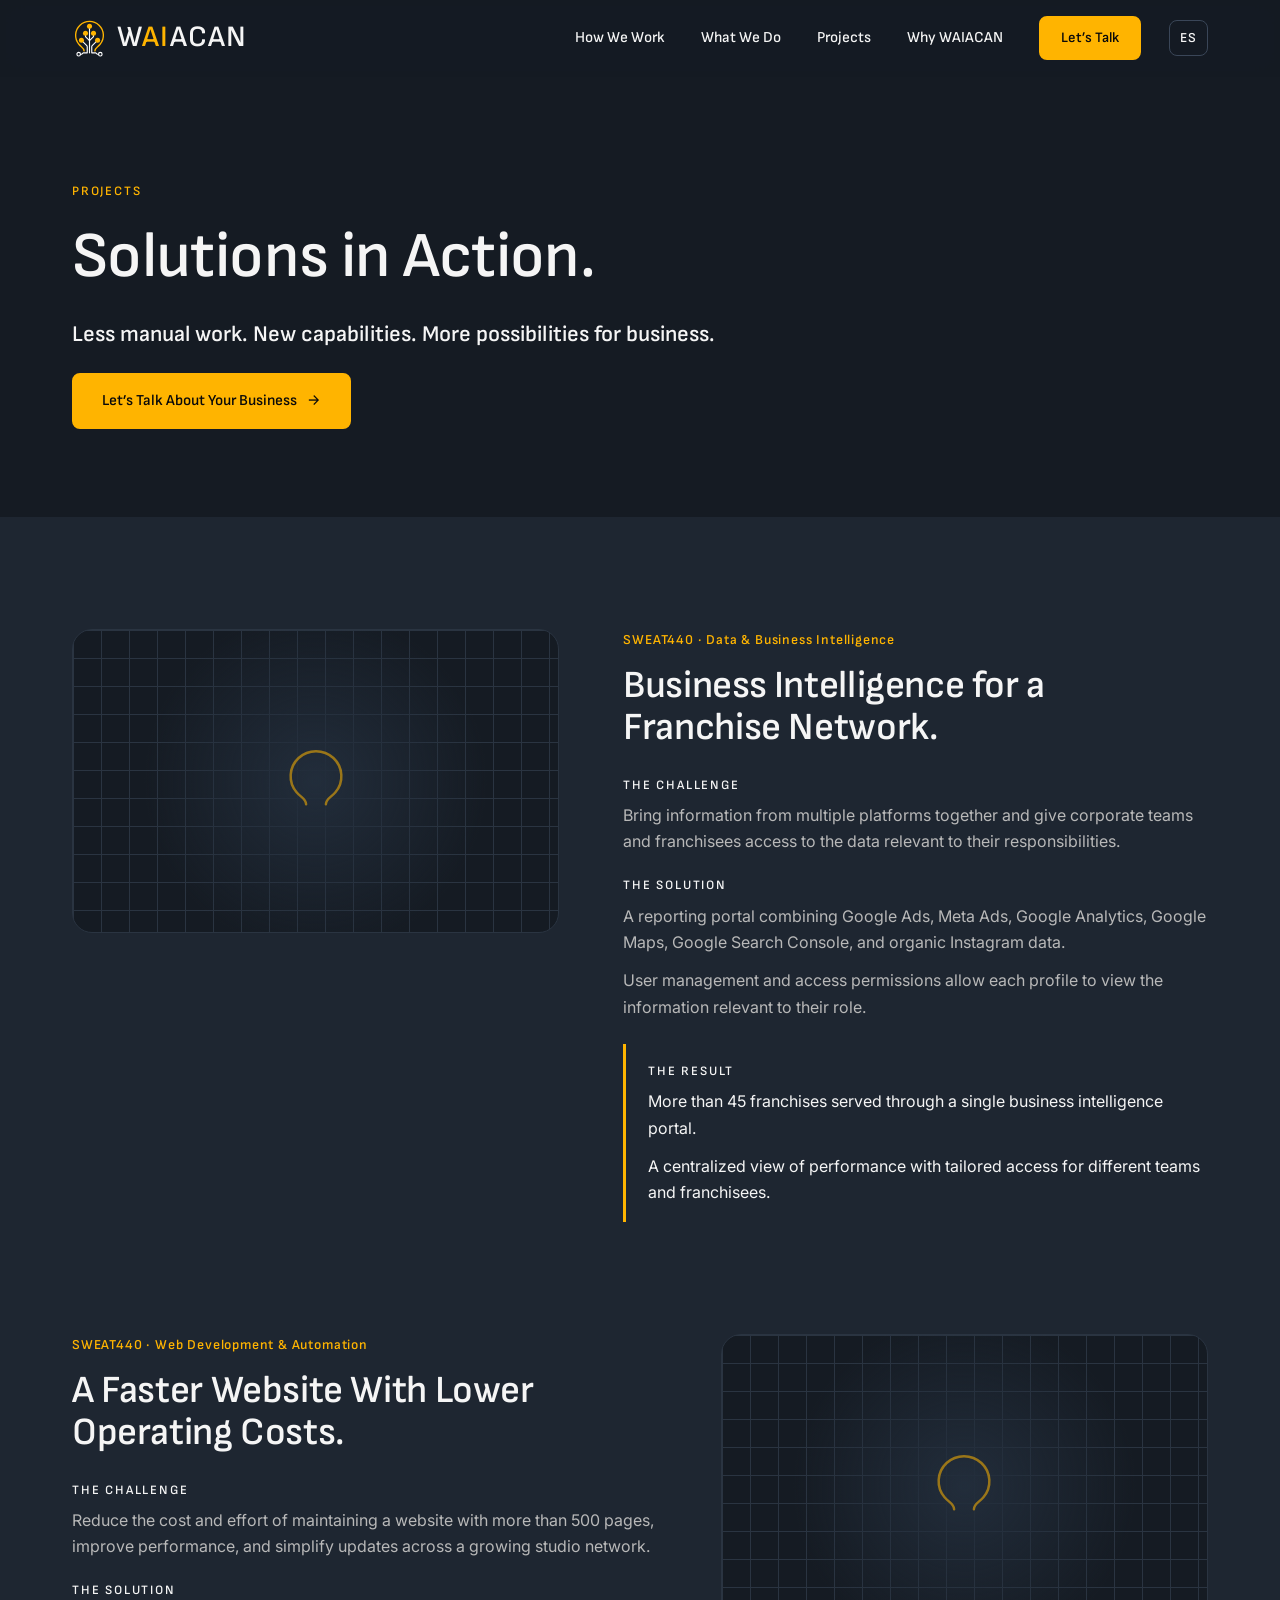
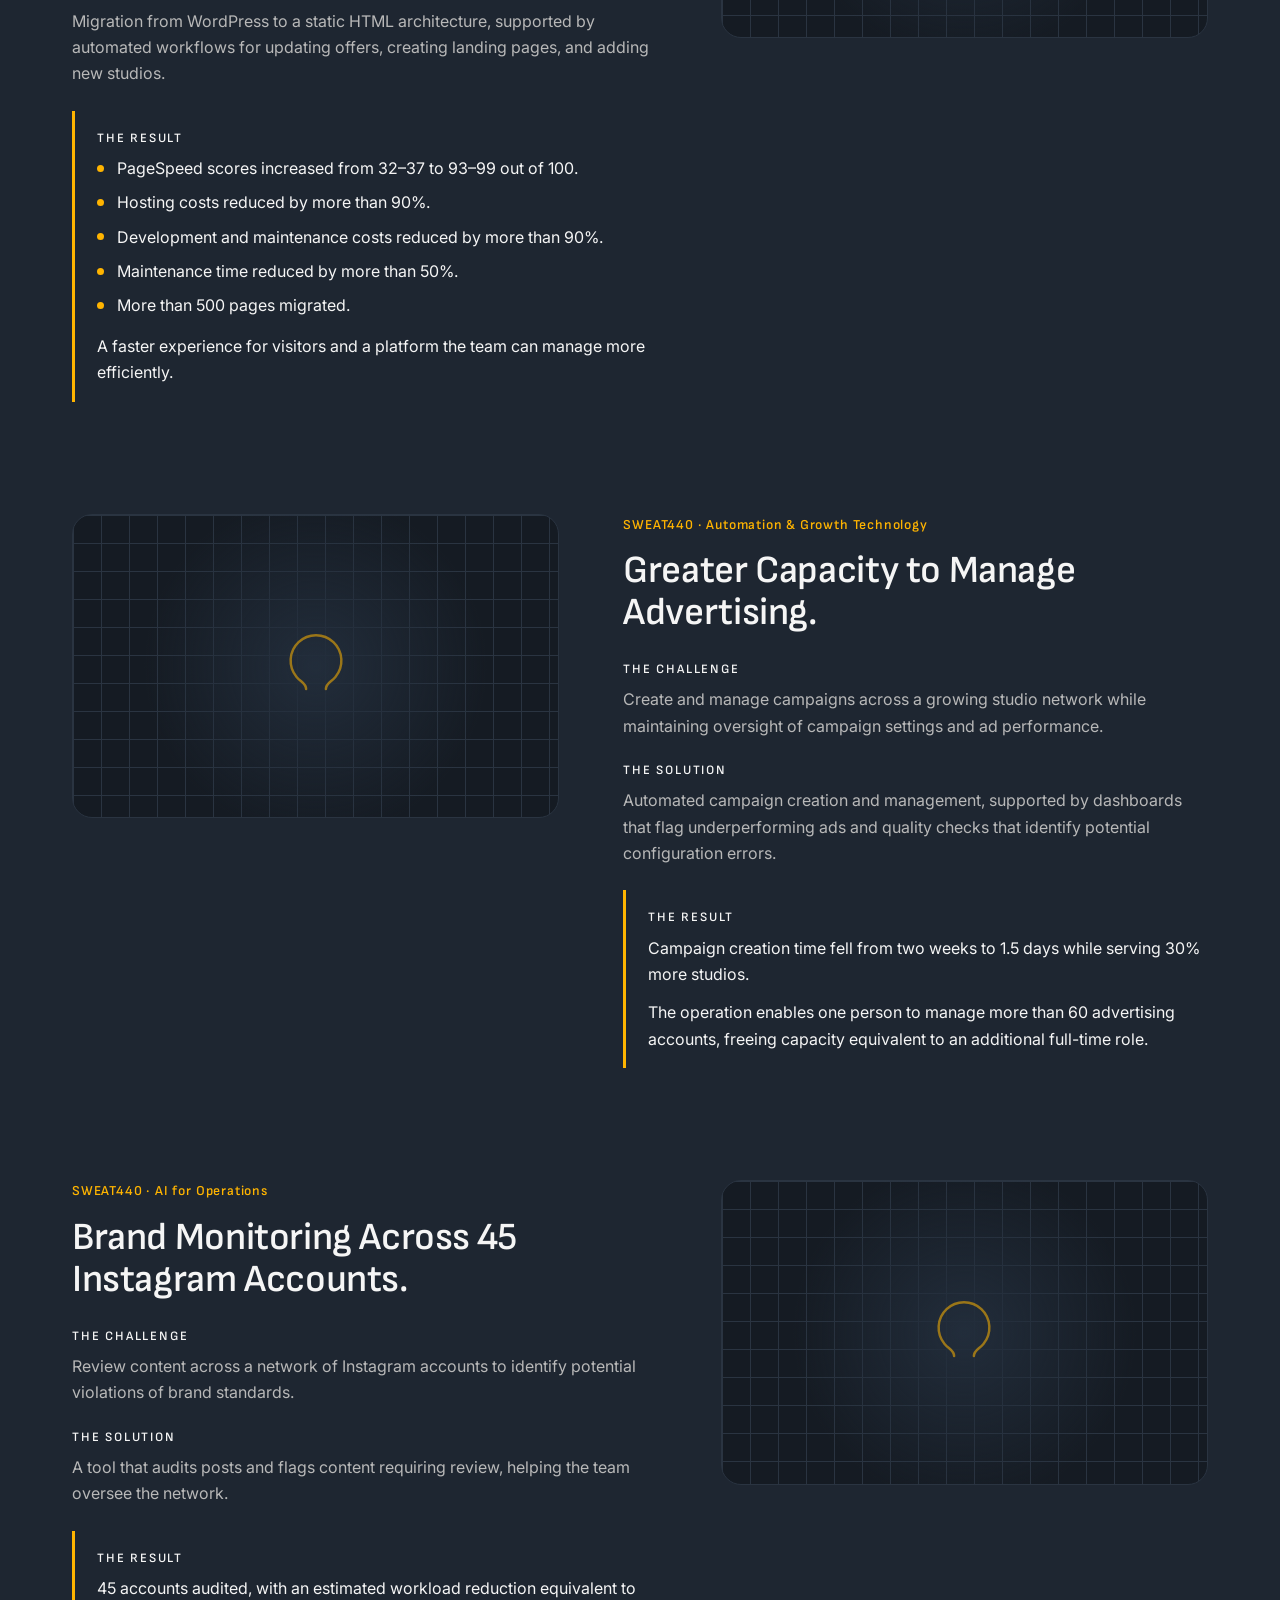
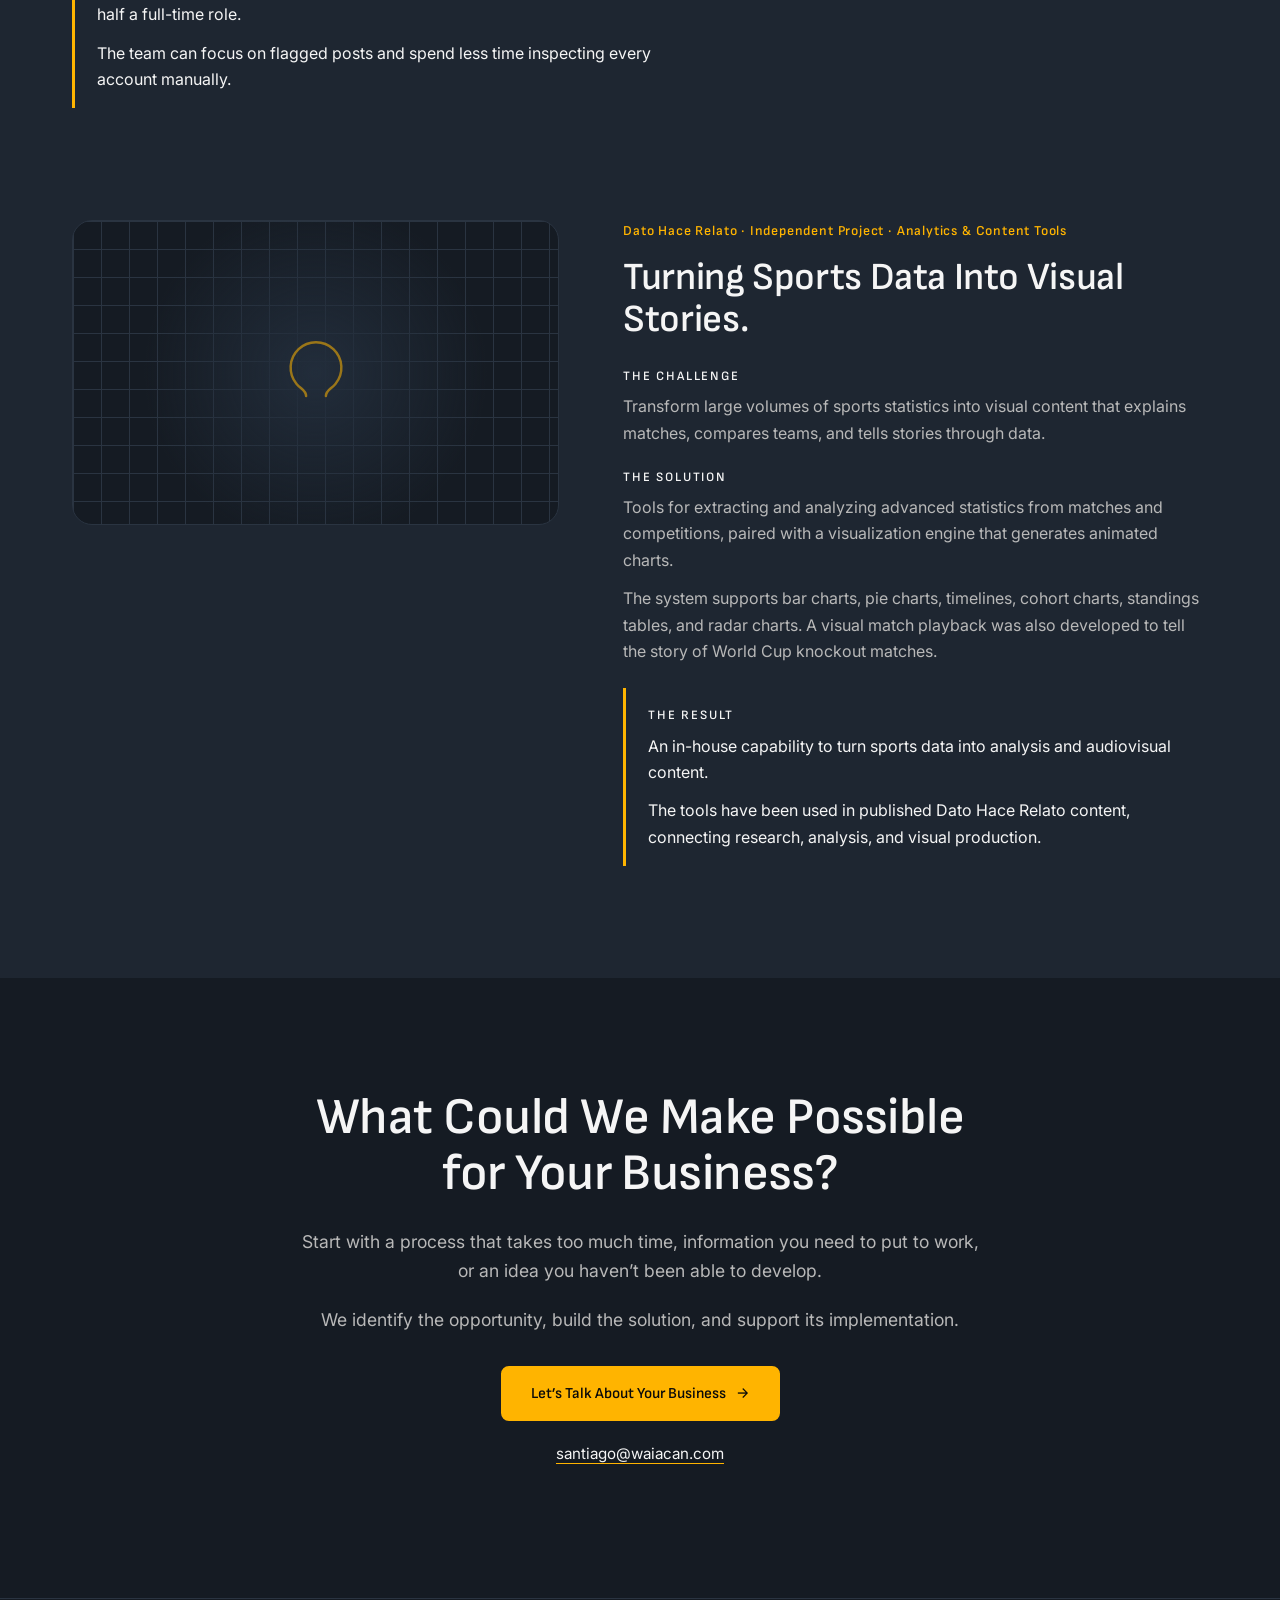
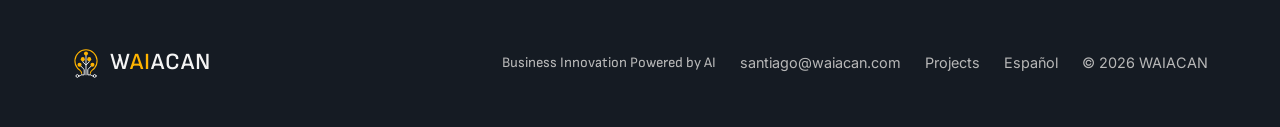
<file: projects/index.html>
<!doctype html>
<!--
  GENERATED FILE: do not edit projects/index.html or es/proyectos/index.html directly.
  Source: _src/projects-template.html (layout) + _src/partials/ (head, header, footer)
          + _src/content/{en,es}.json (page text) + _src/content/projects-{en,es}.json (projects).
  Rebuild with: python _src/build.py
-->
<html lang="en">
<head>
  <meta charset="utf-8">
  <meta name="viewport" content="width=device-width, initial-scale=1">
  <title>Projects | WAIACAN</title>
  <meta name="description" content="Selected projects in business intelligence, web development, advertising automation, and AI for operations, with measurable results.">
  <link rel="canonical" href="https://waiacan.com/projects/">
  <link rel="alternate" hreflang="en" href="https://waiacan.com/projects/">
  <link rel="alternate" hreflang="es" href="https://waiacan.com/es/proyectos/">
  <link rel="alternate" hreflang="x-default" href="https://waiacan.com/projects/">
  <meta name="theme-color" content="#151B23">

  <meta property="og:type" content="website">
  <meta property="og:site_name" content="WAIACAN">
  <meta property="og:locale" content="en_US">
  <meta property="og:title" content="Projects | WAIACAN">
  <meta property="og:description" content="Selected projects in business intelligence, web development, advertising automation, and AI for operations, with measurable results.">
  <meta property="og:url" content="https://waiacan.com/projects/">
  <meta property="og:image" content="https://waiacan.com/images/waiacan-og-image.png?v=3">
  <meta name="twitter:card" content="summary_large_image">

  <link rel="icon" href="../favicon.ico?v=3" sizes="48x48">
  <link rel="icon" href="../favicon.svg?v=3" type="image/svg+xml">
  <link rel="apple-touch-icon" href="../apple-touch-icon.png?v=3">
  <link rel="manifest" href="../site.webmanifest">

  <!-- Language routing (Colombia → Spanish). Runs before render so a redirect happens as early as possible. -->
  <script src="../js/lang.js?v=2" data-page-lang="en" data-alt-href="../es/proyectos/"></script>

  <link rel="preconnect" href="https://fonts.googleapis.com">
  <link rel="preconnect" href="https://fonts.gstatic.com" crossorigin>
  <link rel="stylesheet" href="https://fonts.googleapis.com/css2?family=Inter:wght@400;500;600&family=Sofia+Sans:wght@400;500;600&display=swap">
  <link rel="stylesheet" href="../css/styles.css?v=23">

  <script type="application/ld+json">
  {
    "@context": "https://schema.org",
    "@type": "CollectionPage",
    "url": "https://waiacan.com/projects/",
    "name": "Projects | WAIACAN",
    "inLanguage": "en",
    "isPartOf": { "@id": "https://waiacan.com/#website" },
    "about": { "@id": "https://waiacan.com/#organization" }
  }
  </script>
</head>
<body>
  <a class="skip-link" href="#main">Skip to content</a>

  <header class="site-header">
    <div class="container header-inner">
      <!-- Logo: the icon is an image; "WAIACAN" is live text in Sofia Sans SemiBold (see .brand-word). -->
      <a href="../" class="brand" aria-label="WAIACAN home">
        <img class="brand-icon" src="../images/logo/waiacan-icon-white-yellow.svg?v=3" alt="" width="375" height="427">
        <span class="brand-word" aria-hidden="true">W<span class="brand-ai">AI</span>ACAN</span>
      </a>
      <!-- Section links point at the home page (../ is empty there, "../" on inner pages). -->
      <nav id="site-nav" class="site-nav" aria-label="Main">
        <a href="../#approach">How We Work</a>
        <a href="../#expertise">What We Do</a>
        <a href="./" aria-current="page">Projects</a>
        <a href="../#why">Why WAIACAN</a>
        <a href="../#contact" class="btn btn-primary btn-sm">Let’s Talk</a>
      </nav>
      <div class="header-actions">
        <a href="../es/proyectos/" class="lang-switch" hreflang="es" lang="es" data-set-lang="es" aria-label="Español">ES</a>
        <button class="nav-toggle" aria-expanded="false" aria-controls="site-nav" aria-label="Open menu" data-label-open="Open menu" data-label-close="Close menu">
          <span></span><span></span>
        </button>
      </div>
    </div>
  </header>

  <main id="main">
    <!-- PAGE INTRO -->
    <section class="page-hero">
      <div class="container">
        <p class="eyebrow">Projects</p>
        <h1>Solutions in Action.</h1>
        <p class="hero-lead">Less manual work. New capabilities. More possibilities for business.</p>
        <div class="hero-actions">
          <a href="../#contact" class="btn btn-primary">Let’s Talk About Your Business <span aria-hidden="true">&rarr;</span></a>
        </div>
      </div>
    </section>

    <!-- PROJECTS: built from _src/content/projects-*.json. Each has an image slot (images/projects/<slug>.webp). -->
    <section class="section section-alt">
      <div class="container">
        <div class="projects-list">
          <article class="project" id="sweat440-business-intelligence">
            <div class="project-media is-empty" aria-hidden="true"><!-- Image slot: add images/projects/sweat440-business-intelligence.webp (16:10, about 1600 px wide) and rebuild --><img src="../images/logo/waiacan-bulb.svg?v=1" alt="" width="375" height="427" loading="lazy"></div>
            <div class="project-body">
              <p class="project-meta">SWEAT440 · Data &amp; Business Intelligence</p>
              <h2>Business Intelligence for a Franchise Network.</h2>
              <div class="project-block">
                <h3 class="project-label">The Challenge</h3>
                <p>Bring information from multiple platforms together and give corporate teams and franchisees access to the data relevant to their responsibilities.</p>
              </div>
              <div class="project-block">
                <h3 class="project-label">The Solution</h3>
                <p>A reporting portal combining Google Ads, Meta Ads, Google Analytics, Google Maps, Google Search Console, and organic Instagram data.</p>
                <p>User management and access permissions allow each profile to view the information relevant to their role.</p>
              </div>
              <div class="project-block project-result">
                <h3 class="project-label">The Result</h3>
                <p>More than 45 franchises served through a single business intelligence portal.</p>
                <p>A centralized view of performance with tailored access for different teams and franchisees.</p>
              </div>
            </div>
          </article>
          <article class="project" id="sweat440-website">
            <div class="project-media is-empty" aria-hidden="true"><!-- Image slot: add images/projects/sweat440-website.webp (16:10, about 1600 px wide) and rebuild --><img src="../images/logo/waiacan-bulb.svg?v=1" alt="" width="375" height="427" loading="lazy"></div>
            <div class="project-body">
              <p class="project-meta">SWEAT440 · Web Development &amp; Automation</p>
              <h2>A Faster Website With Lower Operating Costs.</h2>
              <div class="project-block">
                <h3 class="project-label">The Challenge</h3>
                <p>Reduce the cost and effort of maintaining a website with more than 500 pages, improve performance, and simplify updates across a growing studio network.</p>
              </div>
              <div class="project-block">
                <h3 class="project-label">The Solution</h3>
                <p>Migration from WordPress to a static HTML architecture, supported by automated workflows for updating offers, creating landing pages, and adding new studios.</p>
              </div>
              <div class="project-block project-result">
                <h3 class="project-label">The Result</h3>
                <ul><li>PageSpeed scores increased from 32–37 to 93–99 out of 100.</li><li>Hosting costs reduced by more than 90%.</li><li>Development and maintenance costs reduced by more than 90%.</li><li>Maintenance time reduced by more than 50%.</li><li>More than 500 pages migrated.</li></ul>
                <p>A faster experience for visitors and a platform the team can manage more efficiently.</p>
              </div>
            </div>
          </article>
          <article class="project" id="sweat440-advertising-automation">
            <div class="project-media is-empty" aria-hidden="true"><!-- Image slot: add images/projects/sweat440-advertising-automation.webp (16:10, about 1600 px wide) and rebuild --><img src="../images/logo/waiacan-bulb.svg?v=1" alt="" width="375" height="427" loading="lazy"></div>
            <div class="project-body">
              <p class="project-meta">SWEAT440 · Automation &amp; Growth Technology</p>
              <h2>Greater Capacity to Manage Advertising.</h2>
              <div class="project-block">
                <h3 class="project-label">The Challenge</h3>
                <p>Create and manage campaigns across a growing studio network while maintaining oversight of campaign settings and ad performance.</p>
              </div>
              <div class="project-block">
                <h3 class="project-label">The Solution</h3>
                <p>Automated campaign creation and management, supported by dashboards that flag underperforming ads and quality checks that identify potential configuration errors.</p>
              </div>
              <div class="project-block project-result">
                <h3 class="project-label">The Result</h3>
                <p>Campaign creation time fell from two weeks to 1.5 days while serving 30% more studios.</p>
                <p>The operation enables one person to manage more than 60 advertising accounts, freeing capacity equivalent to an additional full-time role.</p>
              </div>
            </div>
          </article>
          <article class="project" id="sweat440-brand-monitoring">
            <div class="project-media is-empty" aria-hidden="true"><!-- Image slot: add images/projects/sweat440-brand-monitoring.webp (16:10, about 1600 px wide) and rebuild --><img src="../images/logo/waiacan-bulb.svg?v=1" alt="" width="375" height="427" loading="lazy"></div>
            <div class="project-body">
              <p class="project-meta">SWEAT440 · AI for Operations</p>
              <h2>Brand Monitoring Across 45 Instagram Accounts.</h2>
              <div class="project-block">
                <h3 class="project-label">The Challenge</h3>
                <p>Review content across a network of Instagram accounts to identify potential violations of brand standards.</p>
              </div>
              <div class="project-block">
                <h3 class="project-label">The Solution</h3>
                <p>A tool that audits posts and flags content requiring review, helping the team oversee the network.</p>
              </div>
              <div class="project-block project-result">
                <h3 class="project-label">The Result</h3>
                <p>45 accounts audited, with an estimated workload reduction equivalent to half a full-time role.</p>
                <p>The team can focus on flagged posts and spend less time inspecting every account manually.</p>
              </div>
            </div>
          </article>
          <article class="project" id="dato-hace-relato">
            <div class="project-media is-empty" aria-hidden="true"><!-- Image slot: add images/projects/dato-hace-relato.webp (16:10, about 1600 px wide) and rebuild --><img src="../images/logo/waiacan-bulb.svg?v=1" alt="" width="375" height="427" loading="lazy"></div>
            <div class="project-body">
              <p class="project-meta">Dato Hace Relato · Independent Project · Analytics &amp; Content Tools</p>
              <h2>Turning Sports Data Into Visual Stories.</h2>
              <div class="project-block">
                <h3 class="project-label">The Challenge</h3>
                <p>Transform large volumes of sports statistics into visual content that explains matches, compares teams, and tells stories through data.</p>
              </div>
              <div class="project-block">
                <h3 class="project-label">The Solution</h3>
                <p>Tools for extracting and analyzing advanced statistics from matches and competitions, paired with a visualization engine that generates animated charts.</p>
                <p>The system supports bar charts, pie charts, timelines, cohort charts, standings tables, and radar charts. A visual match playback was also developed to tell the story of World Cup knockout matches.</p>
              </div>
              <div class="project-block project-result">
                <h3 class="project-label">The Result</h3>
                <p>An in-house capability to turn sports data into analysis and audiovisual content.</p>
                <p>The tools have been used in published Dato Hace Relato content, connecting research, analysis, and visual production.</p>
              </div>
            </div>
          </article>
        </div>
      </div>
    </section>

    <!-- CLOSING CALL TO ACTION -->
    <section class="section">
      <div class="container cta-block">
        <h2>What Could We Make Possible for Your Business?</h2>
        <p>Start with a process that takes too much time, information you need to put to work, or an idea you haven’t been able to develop.</p>
        <p>We identify the opportunity, build the solution, and support its implementation.</p>
        <div class="hero-actions">
          <a href="../#contact" class="btn btn-primary">Let’s Talk About Your Business <span aria-hidden="true">&rarr;</span></a>
        </div>
        <p class="contact-email"><a href="mailto:santiago@waiacan.com">santiago@waiacan.com</a></p>
      </div>
    </section>
  </main>

  <footer class="site-footer">
    <div class="container footer-inner">
      <a href="../" class="brand brand-footer" aria-label="WAIACAN home">
        <img class="brand-icon" src="../images/logo/waiacan-icon-white-yellow.svg?v=3" alt="" width="375" height="427" loading="lazy">
        <span class="brand-word" aria-hidden="true">W<span class="brand-ai">AI</span>ACAN</span>
      </a>
      <p class="footer-tagline">Business Innovation Powered by AI</p>
      <p class="footer-meta">
        <a href="mailto:santiago@waiacan.com">santiago@waiacan.com</a>
        <a href="./">Projects</a>
        <a href="../es/proyectos/" hreflang="es" lang="es" data-set-lang="es">Español</a>
        <span>&copy; <span id="year">2026</span> WAIACAN</span>
      </p>
    </div>
  </footer>

  <script src="../js/main.js?v=5" defer></script>
</body>
</html>
</file>
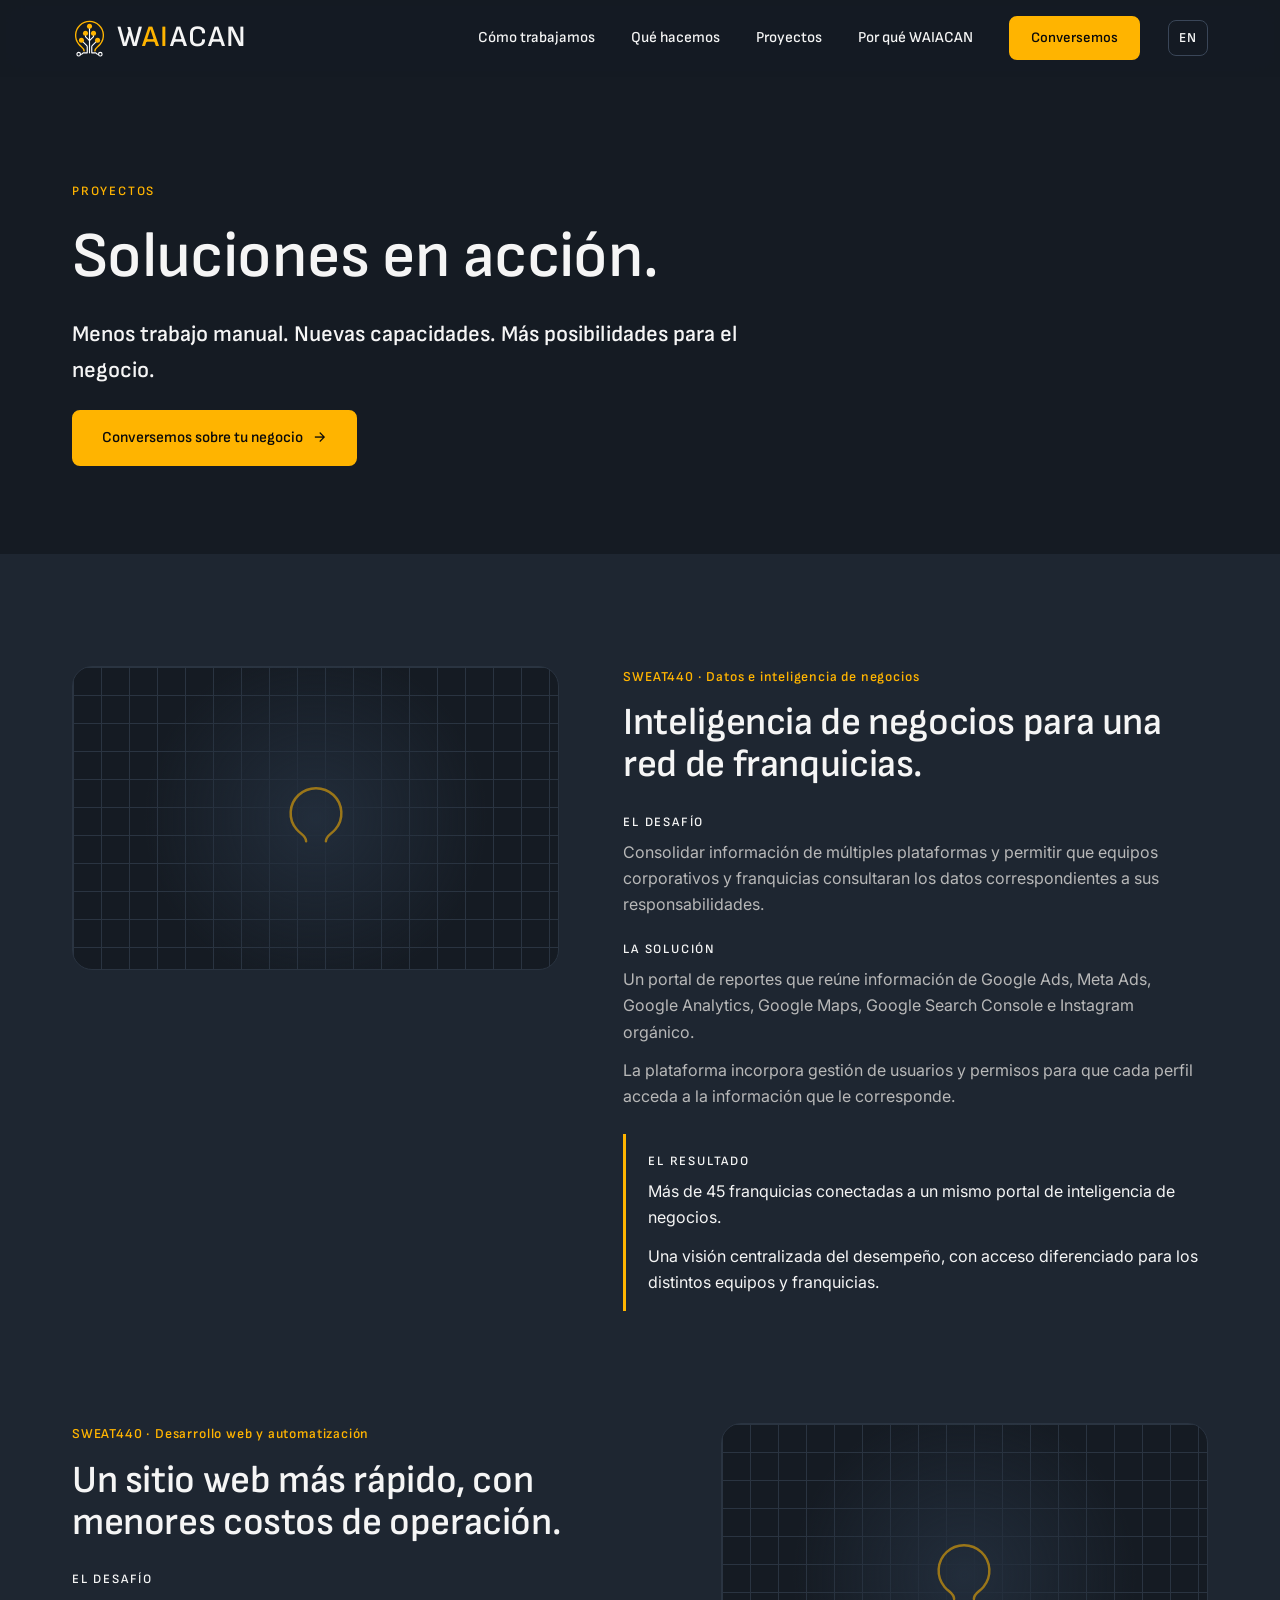
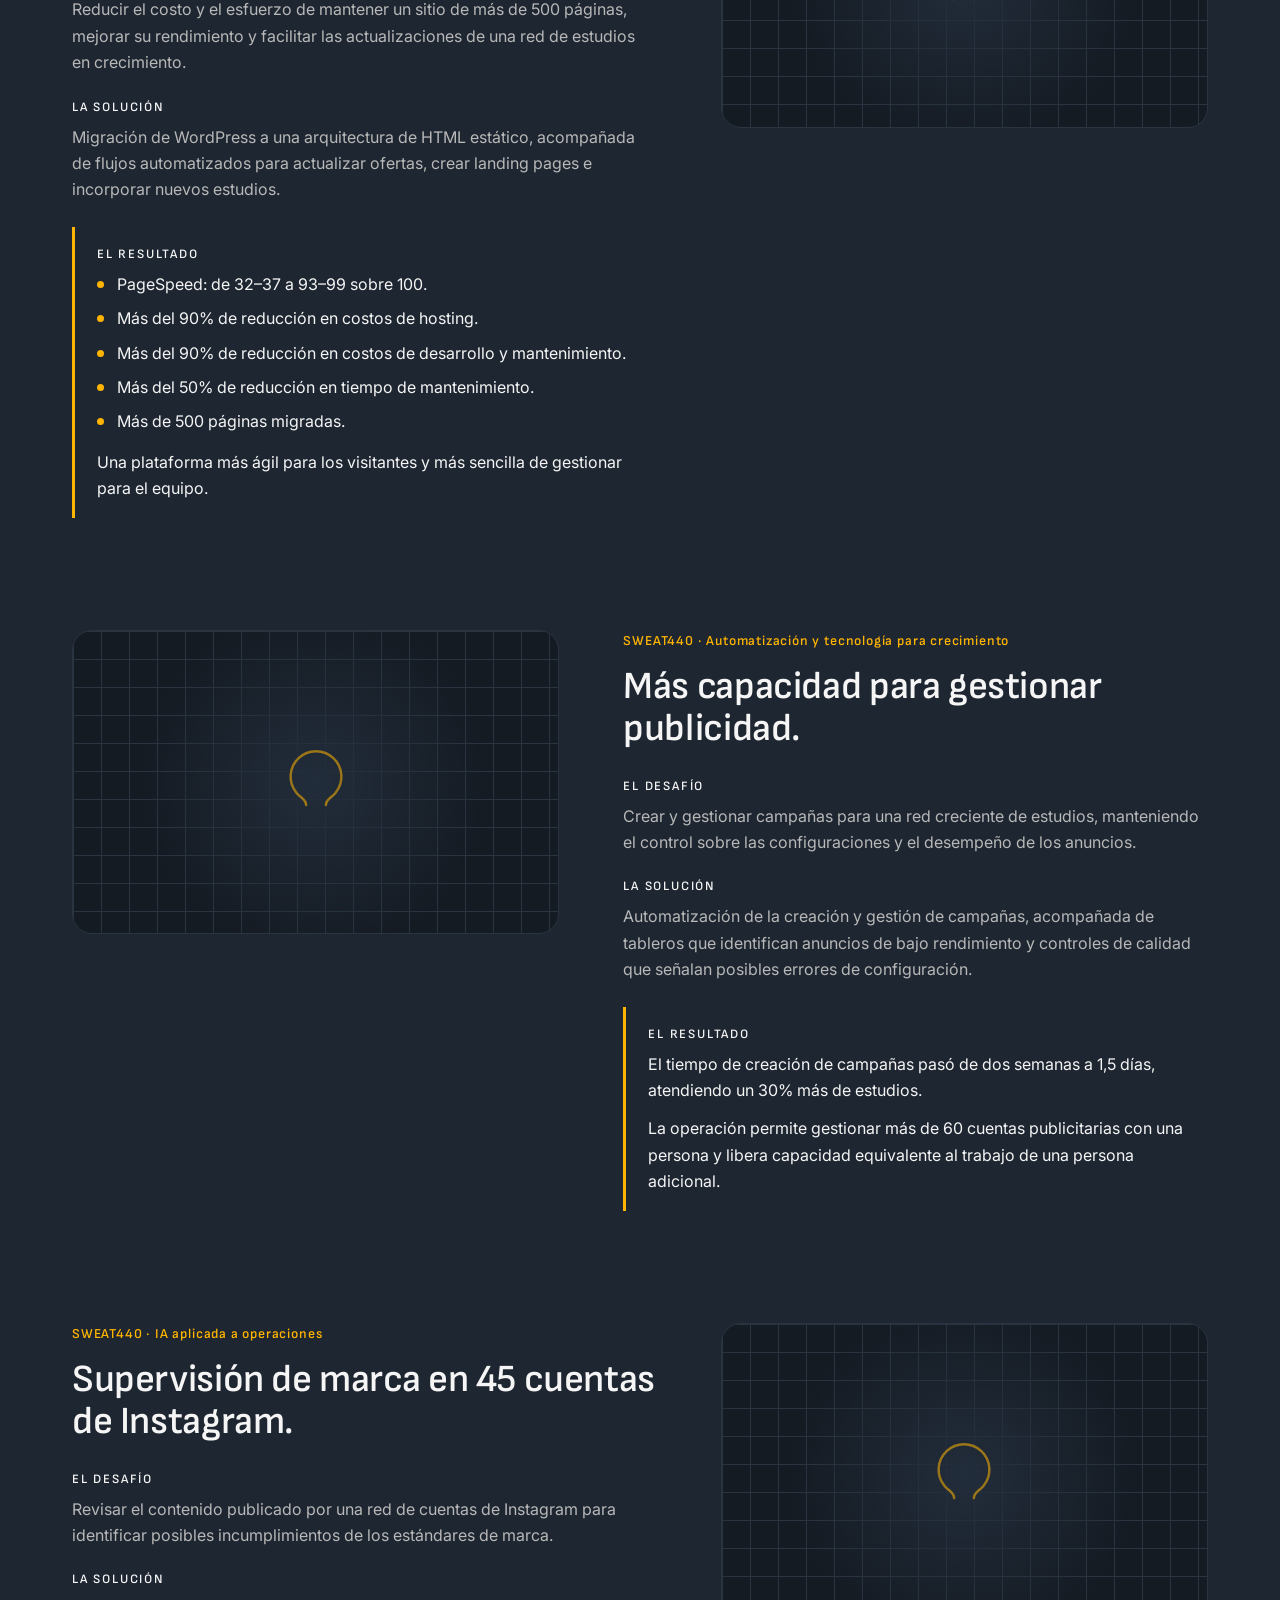
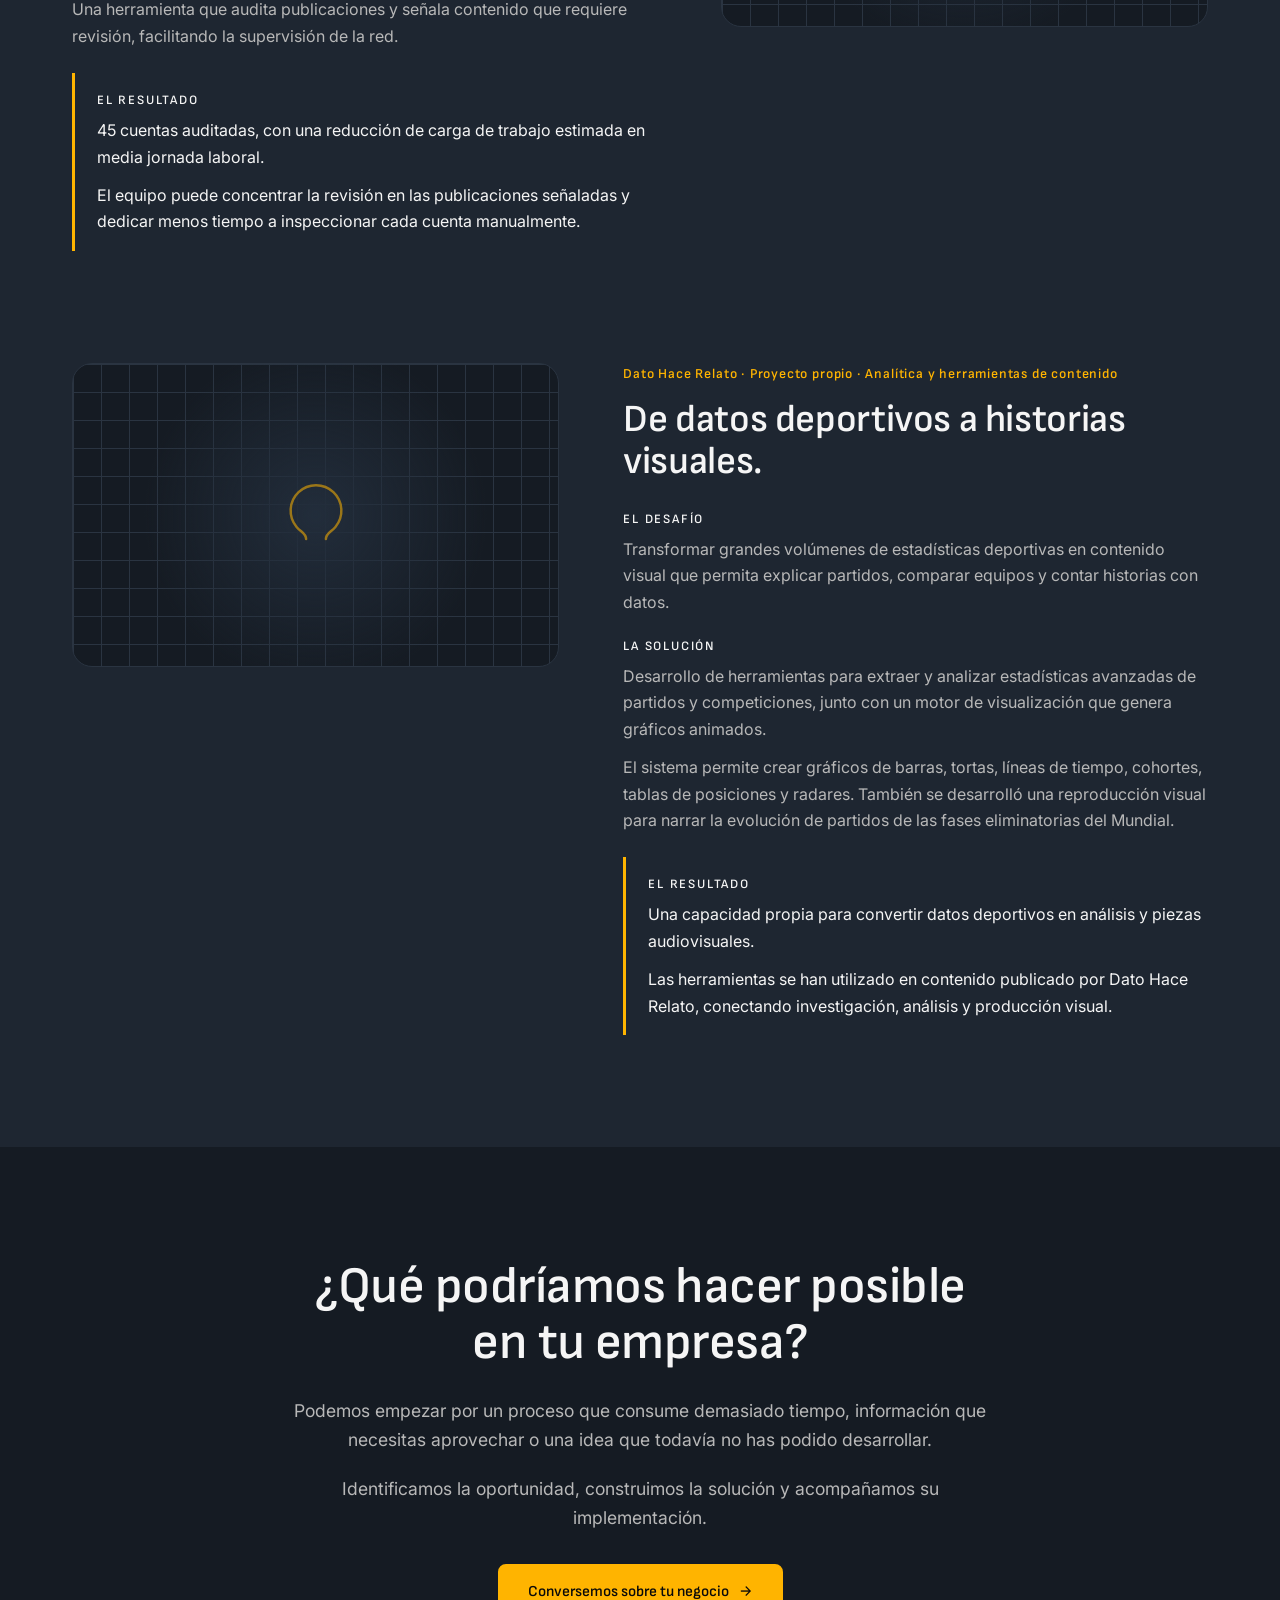
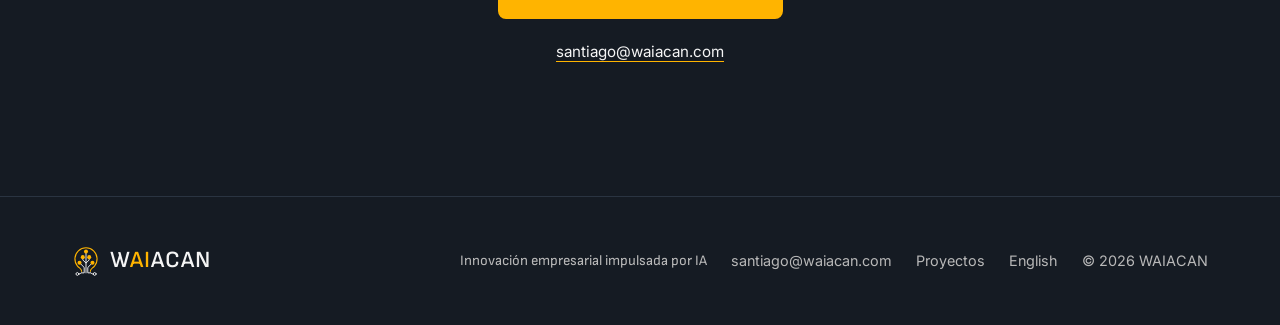
<file: es/proyectos/index.html>
<!doctype html>
<!--
  GENERATED FILE: do not edit projects/index.html or es/proyectos/index.html directly.
  Source: _src/projects-template.html (layout) + _src/partials/ (head, header, footer)
          + _src/content/{en,es}.json (page text) + _src/content/projects-{en,es}.json (projects).
  Rebuild with: python _src/build.py
-->
<html lang="es">
<head>
  <meta charset="utf-8">
  <meta name="viewport" content="width=device-width, initial-scale=1">
  <title>Proyectos | WAIACAN</title>
  <meta name="description" content="Proyectos seleccionados en inteligencia de negocios, desarrollo web, automatización publicitaria e IA aplicada a operaciones, con resultados medibles.">
  <link rel="canonical" href="https://waiacan.com/es/proyectos/">
  <link rel="alternate" hreflang="en" href="https://waiacan.com/projects/">
  <link rel="alternate" hreflang="es" href="https://waiacan.com/es/proyectos/">
  <link rel="alternate" hreflang="x-default" href="https://waiacan.com/projects/">
  <meta name="theme-color" content="#151B23">

  <meta property="og:type" content="website">
  <meta property="og:site_name" content="WAIACAN">
  <meta property="og:locale" content="es_CO">
  <meta property="og:title" content="Proyectos | WAIACAN">
  <meta property="og:description" content="Proyectos seleccionados en inteligencia de negocios, desarrollo web, automatización publicitaria e IA aplicada a operaciones, con resultados medibles.">
  <meta property="og:url" content="https://waiacan.com/es/proyectos/">
  <meta property="og:image" content="https://waiacan.com/images/waiacan-og-image.png?v=3">
  <meta name="twitter:card" content="summary_large_image">

  <link rel="icon" href="../../favicon.ico?v=3" sizes="48x48">
  <link rel="icon" href="../../favicon.svg?v=3" type="image/svg+xml">
  <link rel="apple-touch-icon" href="../../apple-touch-icon.png?v=3">
  <link rel="manifest" href="../../site.webmanifest">

  <!-- Language routing (Colombia → Spanish). Runs before render so a redirect happens as early as possible. -->
  <script src="../../js/lang.js?v=2" data-page-lang="es" data-alt-href="../../projects/"></script>

  <link rel="preconnect" href="https://fonts.googleapis.com">
  <link rel="preconnect" href="https://fonts.gstatic.com" crossorigin>
  <link rel="stylesheet" href="https://fonts.googleapis.com/css2?family=Inter:wght@400;500;600&family=Sofia+Sans:wght@400;500;600&display=swap">
  <link rel="stylesheet" href="../../css/styles.css?v=23">

  <script type="application/ld+json">
  {
    "@context": "https://schema.org",
    "@type": "CollectionPage",
    "url": "https://waiacan.com/es/proyectos/",
    "name": "Proyectos | WAIACAN",
    "inLanguage": "es",
    "isPartOf": { "@id": "https://waiacan.com/#website" },
    "about": { "@id": "https://waiacan.com/#organization" }
  }
  </script>
</head>
<body>
  <a class="skip-link" href="#main">Saltar al contenido</a>

  <header class="site-header">
    <div class="container header-inner">
      <!-- Logo: the icon is an image; "WAIACAN" is live text in Sofia Sans SemiBold (see .brand-word). -->
      <a href="../" class="brand" aria-label="Inicio de WAIACAN">
        <img class="brand-icon" src="../../images/logo/waiacan-icon-white-yellow.svg?v=3" alt="" width="375" height="427">
        <span class="brand-word" aria-hidden="true">W<span class="brand-ai">AI</span>ACAN</span>
      </a>
      <!-- Section links point at the home page (../ is empty there, "../" on inner pages). -->
      <nav id="site-nav" class="site-nav" aria-label="Principal">
        <a href="../#approach">Cómo trabajamos</a>
        <a href="../#expertise">Qué hacemos</a>
        <a href="./" aria-current="page">Proyectos</a>
        <a href="../#why">Por qué WAIACAN</a>
        <a href="../#contact" class="btn btn-primary btn-sm">Conversemos</a>
      </nav>
      <div class="header-actions">
        <a href="../../projects/" class="lang-switch" hreflang="en" lang="en" data-set-lang="en" aria-label="English">EN</a>
        <button class="nav-toggle" aria-expanded="false" aria-controls="site-nav" aria-label="Abrir menú" data-label-open="Abrir menú" data-label-close="Cerrar menú">
          <span></span><span></span>
        </button>
      </div>
    </div>
  </header>

  <main id="main">
    <!-- PAGE INTRO -->
    <section class="page-hero">
      <div class="container">
        <p class="eyebrow">Proyectos</p>
        <h1>Soluciones en acción.</h1>
        <p class="hero-lead">Menos trabajo manual. Nuevas capacidades. Más posibilidades para el negocio.</p>
        <div class="hero-actions">
          <a href="../#contact" class="btn btn-primary">Conversemos sobre tu negocio <span aria-hidden="true">&rarr;</span></a>
        </div>
      </div>
    </section>

    <!-- PROJECTS: built from _src/content/projects-*.json. Each has an image slot (images/projects/<slug>.webp). -->
    <section class="section section-alt">
      <div class="container">
        <div class="projects-list">
          <article class="project" id="sweat440-business-intelligence">
            <div class="project-media is-empty" aria-hidden="true"><!-- Image slot: add images/projects/sweat440-business-intelligence.webp (16:10, about 1600 px wide) and rebuild --><img src="../../images/logo/waiacan-bulb.svg?v=1" alt="" width="375" height="427" loading="lazy"></div>
            <div class="project-body">
              <p class="project-meta">SWEAT440 · Datos e inteligencia de negocios</p>
              <h2>Inteligencia de negocios para una red de franquicias.</h2>
              <div class="project-block">
                <h3 class="project-label">El desafío</h3>
                <p>Consolidar información de múltiples plataformas y permitir que equipos corporativos y franquicias consultaran los datos correspondientes a sus responsabilidades.</p>
              </div>
              <div class="project-block">
                <h3 class="project-label">La solución</h3>
                <p>Un portal de reportes que reúne información de Google Ads, Meta Ads, Google Analytics, Google Maps, Google Search Console e Instagram orgánico.</p>
                <p>La plataforma incorpora gestión de usuarios y permisos para que cada perfil acceda a la información que le corresponde.</p>
              </div>
              <div class="project-block project-result">
                <h3 class="project-label">El resultado</h3>
                <p>Más de 45 franquicias conectadas a un mismo portal de inteligencia de negocios.</p>
                <p>Una visión centralizada del desempeño, con acceso diferenciado para los distintos equipos y franquicias.</p>
              </div>
            </div>
          </article>
          <article class="project" id="sweat440-website">
            <div class="project-media is-empty" aria-hidden="true"><!-- Image slot: add images/projects/sweat440-website.webp (16:10, about 1600 px wide) and rebuild --><img src="../../images/logo/waiacan-bulb.svg?v=1" alt="" width="375" height="427" loading="lazy"></div>
            <div class="project-body">
              <p class="project-meta">SWEAT440 · Desarrollo web y automatización</p>
              <h2>Un sitio web más rápido, con menores costos de operación.</h2>
              <div class="project-block">
                <h3 class="project-label">El desafío</h3>
                <p>Reducir el costo y el esfuerzo de mantener un sitio de más de 500 páginas, mejorar su rendimiento y facilitar las actualizaciones de una red de estudios en crecimiento.</p>
              </div>
              <div class="project-block">
                <h3 class="project-label">La solución</h3>
                <p>Migración de WordPress a una arquitectura de HTML estático, acompañada de flujos automatizados para actualizar ofertas, crear landing pages e incorporar nuevos estudios.</p>
              </div>
              <div class="project-block project-result">
                <h3 class="project-label">El resultado</h3>
                <ul><li>PageSpeed: de 32–37 a 93–99 sobre 100.</li><li>Más del 90% de reducción en costos de hosting.</li><li>Más del 90% de reducción en costos de desarrollo y mantenimiento.</li><li>Más del 50% de reducción en tiempo de mantenimiento.</li><li>Más de 500 páginas migradas.</li></ul>
                <p>Una plataforma más ágil para los visitantes y más sencilla de gestionar para el equipo.</p>
              </div>
            </div>
          </article>
          <article class="project" id="sweat440-advertising-automation">
            <div class="project-media is-empty" aria-hidden="true"><!-- Image slot: add images/projects/sweat440-advertising-automation.webp (16:10, about 1600 px wide) and rebuild --><img src="../../images/logo/waiacan-bulb.svg?v=1" alt="" width="375" height="427" loading="lazy"></div>
            <div class="project-body">
              <p class="project-meta">SWEAT440 · Automatización y tecnología para crecimiento</p>
              <h2>Más capacidad para gestionar publicidad.</h2>
              <div class="project-block">
                <h3 class="project-label">El desafío</h3>
                <p>Crear y gestionar campañas para una red creciente de estudios, manteniendo el control sobre las configuraciones y el desempeño de los anuncios.</p>
              </div>
              <div class="project-block">
                <h3 class="project-label">La solución</h3>
                <p>Automatización de la creación y gestión de campañas, acompañada de tableros que identifican anuncios de bajo rendimiento y controles de calidad que señalan posibles errores de configuración.</p>
              </div>
              <div class="project-block project-result">
                <h3 class="project-label">El resultado</h3>
                <p>El tiempo de creación de campañas pasó de dos semanas a 1,5 días, atendiendo un 30% más de estudios.</p>
                <p>La operación permite gestionar más de 60 cuentas publicitarias con una persona y libera capacidad equivalente al trabajo de una persona adicional.</p>
              </div>
            </div>
          </article>
          <article class="project" id="sweat440-brand-monitoring">
            <div class="project-media is-empty" aria-hidden="true"><!-- Image slot: add images/projects/sweat440-brand-monitoring.webp (16:10, about 1600 px wide) and rebuild --><img src="../../images/logo/waiacan-bulb.svg?v=1" alt="" width="375" height="427" loading="lazy"></div>
            <div class="project-body">
              <p class="project-meta">SWEAT440 · IA aplicada a operaciones</p>
              <h2>Supervisión de marca en 45 cuentas de Instagram.</h2>
              <div class="project-block">
                <h3 class="project-label">El desafío</h3>
                <p>Revisar el contenido publicado por una red de cuentas de Instagram para identificar posibles incumplimientos de los estándares de marca.</p>
              </div>
              <div class="project-block">
                <h3 class="project-label">La solución</h3>
                <p>Una herramienta que audita publicaciones y señala contenido que requiere revisión, facilitando la supervisión de la red.</p>
              </div>
              <div class="project-block project-result">
                <h3 class="project-label">El resultado</h3>
                <p>45 cuentas auditadas, con una reducción de carga de trabajo estimada en media jornada laboral.</p>
                <p>El equipo puede concentrar la revisión en las publicaciones señaladas y dedicar menos tiempo a inspeccionar cada cuenta manualmente.</p>
              </div>
            </div>
          </article>
          <article class="project" id="dato-hace-relato">
            <div class="project-media is-empty" aria-hidden="true"><!-- Image slot: add images/projects/dato-hace-relato.webp (16:10, about 1600 px wide) and rebuild --><img src="../../images/logo/waiacan-bulb.svg?v=1" alt="" width="375" height="427" loading="lazy"></div>
            <div class="project-body">
              <p class="project-meta">Dato Hace Relato · Proyecto propio · Analítica y herramientas de contenido</p>
              <h2>De datos deportivos a historias visuales.</h2>
              <div class="project-block">
                <h3 class="project-label">El desafío</h3>
                <p>Transformar grandes volúmenes de estadísticas deportivas en contenido visual que permita explicar partidos, comparar equipos y contar historias con datos.</p>
              </div>
              <div class="project-block">
                <h3 class="project-label">La solución</h3>
                <p>Desarrollo de herramientas para extraer y analizar estadísticas avanzadas de partidos y competiciones, junto con un motor de visualización que genera gráficos animados.</p>
                <p>El sistema permite crear gráficos de barras, tortas, líneas de tiempo, cohortes, tablas de posiciones y radares. También se desarrolló una reproducción visual para narrar la evolución de partidos de las fases eliminatorias del Mundial.</p>
              </div>
              <div class="project-block project-result">
                <h3 class="project-label">El resultado</h3>
                <p>Una capacidad propia para convertir datos deportivos en análisis y piezas audiovisuales.</p>
                <p>Las herramientas se han utilizado en contenido publicado por Dato Hace Relato, conectando investigación, análisis y producción visual.</p>
              </div>
            </div>
          </article>
        </div>
      </div>
    </section>

    <!-- CLOSING CALL TO ACTION -->
    <section class="section">
      <div class="container cta-block">
        <h2>¿Qué podríamos hacer posible en tu empresa?</h2>
        <p>Podemos empezar por un proceso que consume demasiado tiempo, información que necesitas aprovechar o una idea que todavía no has podido desarrollar.</p>
        <p>Identificamos la oportunidad, construimos la solución y acompañamos su implementación.</p>
        <div class="hero-actions">
          <a href="../#contact" class="btn btn-primary">Conversemos sobre tu negocio <span aria-hidden="true">&rarr;</span></a>
        </div>
        <p class="contact-email"><a href="mailto:santiago@waiacan.com">santiago@waiacan.com</a></p>
      </div>
    </section>
  </main>

  <footer class="site-footer">
    <div class="container footer-inner">
      <a href="../" class="brand brand-footer" aria-label="Inicio de WAIACAN">
        <img class="brand-icon" src="../../images/logo/waiacan-icon-white-yellow.svg?v=3" alt="" width="375" height="427" loading="lazy">
        <span class="brand-word" aria-hidden="true">W<span class="brand-ai">AI</span>ACAN</span>
      </a>
      <p class="footer-tagline">Innovación empresarial impulsada por IA</p>
      <p class="footer-meta">
        <a href="mailto:santiago@waiacan.com">santiago@waiacan.com</a>
        <a href="./">Proyectos</a>
        <a href="../../projects/" hreflang="en" lang="en" data-set-lang="en">English</a>
        <span>&copy; <span id="year">2026</span> WAIACAN</span>
      </p>
    </div>
  </footer>

  <script src="../../js/main.js?v=5" defer></script>
</body>
</html>
</file>
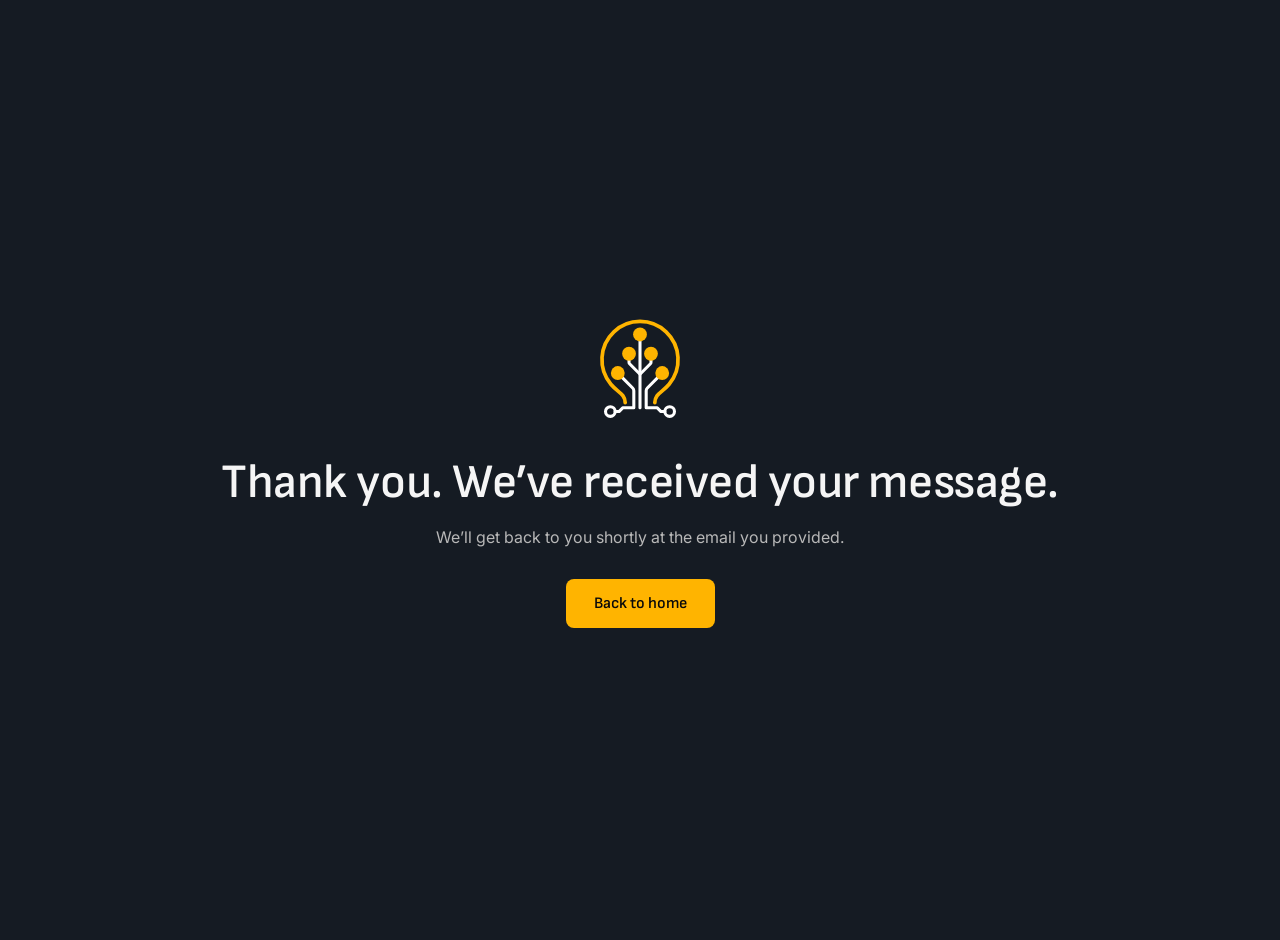
<file: thanks.html>
<!doctype html>
<!--
  GENERATED FILE: do not edit thanks.html or es/thanks.html directly.
  Source: _src/thanks-template.html + _src/content/{en,es}.json. Rebuild with: python _src/build.py
  Shown after a contact form submission when JavaScript is off (FormSubmit's _next redirect).
-->
<html lang="en">
<head>
  <meta charset="utf-8">
  <meta name="viewport" content="width=device-width, initial-scale=1">
  <title>Thank You | WAIACAN</title>
  <meta name="robots" content="noindex, follow">
  <link rel="icon" href="favicon.ico?v=3" sizes="48x48">
  <link rel="icon" href="favicon.svg?v=3" type="image/svg+xml">
  <link rel="preconnect" href="https://fonts.googleapis.com">
  <link rel="preconnect" href="https://fonts.gstatic.com" crossorigin>
  <link rel="stylesheet" href="https://fonts.googleapis.com/css2?family=Inter:wght@400;500&family=Sofia+Sans:wght@600&display=swap">
  <style>
    body { margin: 0; min-height: 100vh; display: grid; place-items: center; background: #151B23; color: #F5F5F5; color-scheme: dark; font-family: 'Inter', system-ui, sans-serif; text-align: center; padding: 20px; }
    img { width: 96px; height: auto; margin: 0 auto 32px; display: block; }
    h1 { font-family: 'Sofia Sans', system-ui, sans-serif; font-weight: 600; font-size: clamp(2rem, 5vw, 3rem); letter-spacing: -0.01em; margin: 0 0 16px; }
    p { color: #B8B8B8; margin: 0 0 32px; }
    a.btn { display: inline-block; padding: 15px 28px; border-radius: 8px; background: #FFB400; color: #0A0A0A; font-family: 'Sofia Sans', system-ui, sans-serif; font-weight: 600; text-decoration: none; }
    a.btn { transition: background-color 0.2s ease, box-shadow 0.25s ease; }
    a.btn:hover { background: #FFC633; box-shadow: 0 0 0 1px rgba(255, 198, 51, 0.35), 0 8px 28px rgba(255, 180, 0, 0.45); }
  </style>
</head>
<body>
  <main>
    <img src="images/logo/waiacan-icon-white-yellow.svg?v=3" alt="" width="375" height="427">
    <h1>Thank you. We’ve received your message.</h1>
    <p>We’ll get back to you shortly at the email you provided.</p>
    <a class="btn" href="./">Back to home</a>
  </main>
</body>
</html>
</file>
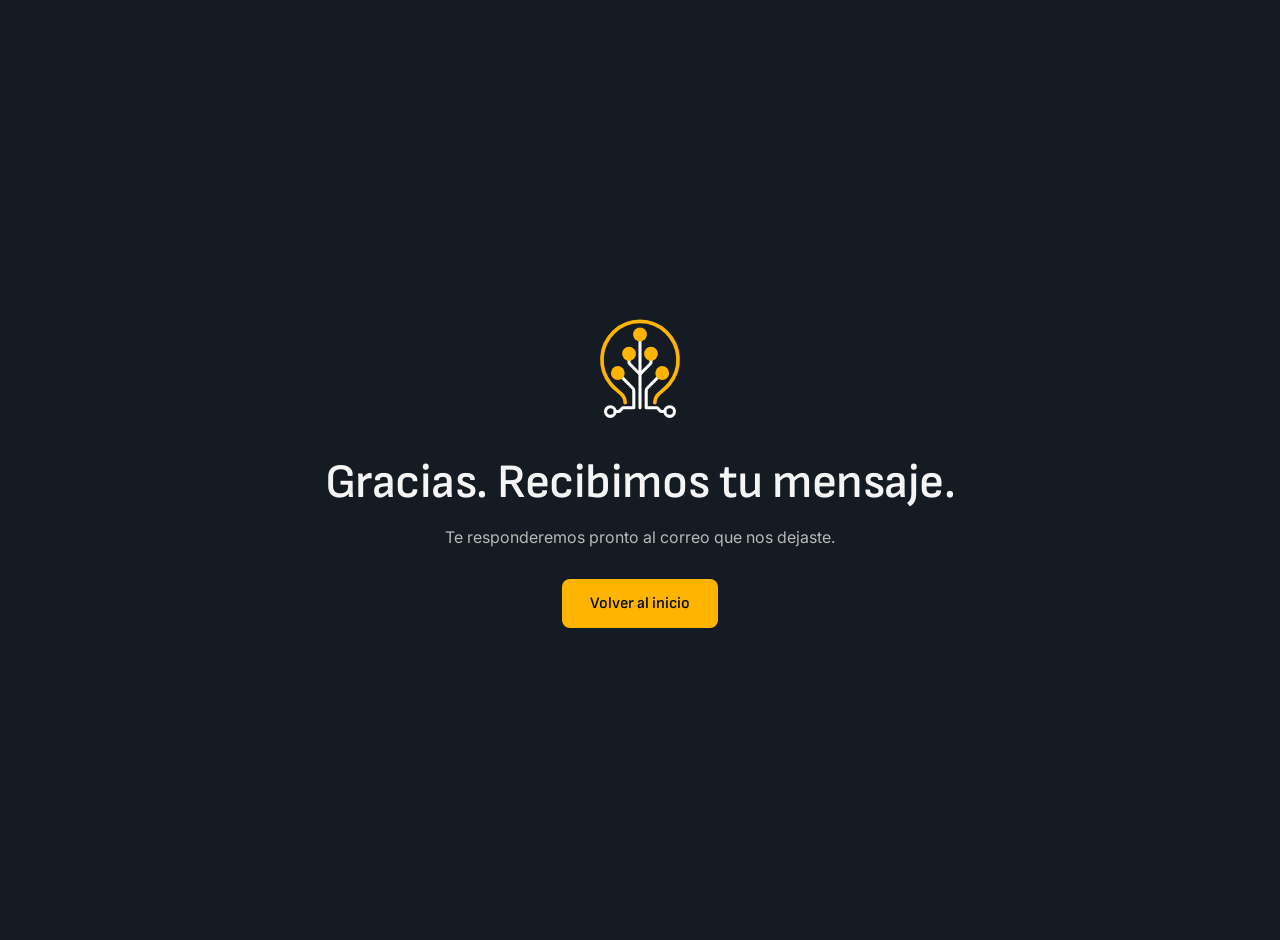
<file: es/thanks.html>
<!doctype html>
<!--
  GENERATED FILE: do not edit thanks.html or es/thanks.html directly.
  Source: _src/thanks-template.html + _src/content/{en,es}.json. Rebuild with: python _src/build.py
  Shown after a contact form submission when JavaScript is off (FormSubmit's _next redirect).
-->
<html lang="es">
<head>
  <meta charset="utf-8">
  <meta name="viewport" content="width=device-width, initial-scale=1">
  <title>Gracias | WAIACAN</title>
  <meta name="robots" content="noindex, follow">
  <link rel="icon" href="../favicon.ico?v=3" sizes="48x48">
  <link rel="icon" href="../favicon.svg?v=3" type="image/svg+xml">
  <link rel="preconnect" href="https://fonts.googleapis.com">
  <link rel="preconnect" href="https://fonts.gstatic.com" crossorigin>
  <link rel="stylesheet" href="https://fonts.googleapis.com/css2?family=Inter:wght@400;500&family=Sofia+Sans:wght@600&display=swap">
  <style>
    body { margin: 0; min-height: 100vh; display: grid; place-items: center; background: #151B23; color: #F5F5F5; color-scheme: dark; font-family: 'Inter', system-ui, sans-serif; text-align: center; padding: 20px; }
    img { width: 96px; height: auto; margin: 0 auto 32px; display: block; }
    h1 { font-family: 'Sofia Sans', system-ui, sans-serif; font-weight: 600; font-size: clamp(2rem, 5vw, 3rem); letter-spacing: -0.01em; margin: 0 0 16px; }
    p { color: #B8B8B8; margin: 0 0 32px; }
    a.btn { display: inline-block; padding: 15px 28px; border-radius: 8px; background: #FFB400; color: #0A0A0A; font-family: 'Sofia Sans', system-ui, sans-serif; font-weight: 600; text-decoration: none; }
    a.btn { transition: background-color 0.2s ease, box-shadow 0.25s ease; }
    a.btn:hover { background: #FFC633; box-shadow: 0 0 0 1px rgba(255, 198, 51, 0.35), 0 8px 28px rgba(255, 180, 0, 0.45); }
  </style>
</head>
<body>
  <main>
    <img src="../images/logo/waiacan-icon-white-yellow.svg?v=3" alt="" width="375" height="427">
    <h1>Gracias. Recibimos tu mensaje.</h1>
    <p>Te responderemos pronto al correo que nos dejaste.</p>
    <a class="btn" href="./">Volver al inicio</a>
  </main>
</body>
</html>
</file>
<file: css/styles.css>
/*
  WAIACAN — site styles (dark theme)
  Dark background with light text. The only accent color is the logo yellow (#FFB400):
  buttons (with black text), the rotating word and "AI", small indicators. Never full
  sections. The contact form is a white card so typing stays comfortable.
*/

:root {
  color-scheme: dark;

  --yellow: #FFB400;        /* the logo yellow; the only accent */
  --yellow-hover: #FFC633;  /* brighter on hover, never darker */
  --yellow-glow: 0 0 0 1px rgba(255, 198, 51, 0.35), 0 8px 28px rgba(255, 180, 0, 0.45);

  --bg: #151B23;            /* page background: blue charcoal */
  --surface: #1E2631;       /* alternate sections, cards */
  --glow: #222D3B;          /* faint light behind the hero symbol */
  --text: #F5F5F5;          /* titles, main text */
  --text-muted: #B8B8B8;    /* paragraphs, secondary text */
  --line: #2A3441;          /* borders, dividers */
  --line-strong: #3A4658;

  /* Light surfaces (contact form card) and text on yellow */
  --ink: #0A0A0A;
  --paper: #FFFFFF;
  --paper-muted: #6B7280;
  --paper-line: #D1D5DB;

  --font-heading: 'Sofia Sans', system-ui, sans-serif; /* logo lettering and titles, SemiBold (600) */
  --font-body: 'Inter', system-ui, sans-serif;

  --radius-sm: 8px;
  --radius-lg: 20px;

  --container-width: 1200px;
  --gutter: 32px;
  --section-spacing: 112px;
  --header-height: 76px;
}

*,
*::before,
*::after {
  box-sizing: border-box;
}

html {
  scroll-behavior: smooth;
  scroll-padding-top: var(--header-height);
}

body {
  margin: 0;
  background: var(--bg);
  color: var(--text);
  font-family: var(--font-body);
  font-size: 16px;
  line-height: 1.65;
  -webkit-font-smoothing: antialiased;
}

img {
  display: block;
  max-width: 100%;
  height: auto;
}

h1, h2, h3 {
  font-family: var(--font-heading);
  font-weight: 600;
  line-height: 1.1;
  letter-spacing: -0.01em;
  margin: 0 0 24px;
}

h1 { font-size: clamp(2.75rem, 6vw, 5.25rem); }
h2 { font-size: clamp(2rem, 4vw, 3.25rem); }
h3 { font-size: 1.3rem; letter-spacing: 0; font-weight: 600; margin-bottom: 12px; }

p {
  margin: 0 0 20px;
  color: var(--text-muted);
}

a {
  color: inherit;
  text-decoration: none;
}

a:focus-visible,
button:focus-visible {
  outline: 3px solid var(--yellow);
  outline-offset: 4px;
}

ul, ol {
  list-style: none;
  margin: 0;
  padding: 0;
}

.skip-link {
  position: absolute;
  left: 16px;
  top: -60px;
  z-index: 100;
  padding: 10px 16px;
  background: var(--yellow);
  color: var(--ink);
  border-radius: var(--radius-sm);
}
.skip-link:focus { top: 12px; }

.container {
  max-width: var(--container-width);
  margin: 0 auto;
  padding: 0 var(--gutter);
}

/* ---------- Sections ---------- */

.section { padding: var(--section-spacing) 0; }
/* Sections alternate between the page background and a slightly lighter surface. */
.section-alt { background: var(--surface); }

.section-head {
  max-width: 720px;
  margin-bottom: 64px;
}
.section-head p { font-size: 1.125rem; }

.eyebrow {
  font-family: var(--font-heading);
  font-size: 0.8rem;
  font-weight: 600;
  text-transform: uppercase;
  letter-spacing: 0.14em;
  color: var(--yellow);
  margin-bottom: 20px;
}

.text-accent { color: var(--yellow); }

.split {
  display: grid;
  grid-template-columns: minmax(0, 5fr) minmax(0, 6fr);
  gap: 80px;
  align-items: start;
}

.prose p { font-size: 1.075rem; }

.callout {
  font-family: var(--font-heading);
  font-size: 1.35rem !important;
  font-weight: 600;
  color: var(--text) !important;
  padding-left: 20px;
  border-left: 3px solid var(--yellow);
  margin: 32px 0;
}

/* ---------- Buttons ---------- */

.btn {
  display: inline-flex;
  align-items: center;
  justify-content: center;
  gap: 10px;
  padding: 15px 28px;
  border-radius: var(--radius-sm);
  font-family: var(--font-heading);
  font-size: 0.95rem;
  font-weight: 600;
  line-height: 1.4;
  cursor: pointer;
  transition: background-color 0.2s ease, border-color 0.2s ease, box-shadow 0.25s ease, transform 0.2s ease;
}

.btn-primary {
  background: var(--yellow);
  color: var(--ink);
  border: 2px solid var(--yellow);
}
/* Hover lights the button up (brighter yellow + soft glow) instead of darkening it. */
.btn-primary:hover,
.btn-primary:focus-visible {
  background: var(--yellow-hover);
  border-color: var(--yellow-hover);
  box-shadow: var(--yellow-glow);
  transform: translateY(-2px);
}

.btn-secondary {
  background: transparent;
  color: var(--text);
  border: 1px solid var(--line-strong);
}
.btn-secondary:hover {
  border-color: var(--text);
  background: var(--surface);
}

.btn-sm { padding: 10px 20px; font-size: 0.9rem; }
.btn-lg { padding: 18px 34px; font-size: 1.05rem; }

/* ---------- Header ---------- */

.site-header {
  position: sticky;
  top: 0;
  z-index: 50;
  background: rgba(21, 27, 35, 0.88);
  backdrop-filter: saturate(180%) blur(12px);
  -webkit-backdrop-filter: saturate(180%) blur(12px);
  border-bottom: 1px solid transparent;
  transition: border-color 0.2s ease;
}
.site-header.is-scrolled { border-bottom-color: var(--line); }

.header-inner {
  display: flex;
  align-items: center;
  gap: 28px;
  height: var(--header-height);
}
.brand { margin-right: auto; }

.header-actions {
  display: flex;
  align-items: center;
  gap: 8px;
}

/* EN/ES switch: shows the *other* language; picking it is remembered by lang.js. */
.lang-switch {
  font-family: var(--font-heading);
  font-size: 0.85rem;
  font-weight: 600;
  letter-spacing: 0.06em;
  padding: 6px 10px;
  border: 1px solid var(--line-strong);
  border-radius: var(--radius-sm);
  transition: border-color 0.2s ease, background-color 0.2s ease;
}
.lang-switch:hover { border-color: var(--text); background: var(--surface); }

/* Logo: icon image + "WAIACAN" as live text. The icon stands ~1.5× the letter height,
   matching the proportions of the drawn wordmark. */
.brand {
  display: inline-flex;
  align-items: center;
  gap: 10px;
}
.brand-icon {
  height: 40px;
  width: auto;
}
.brand-word {
  font-family: var(--font-heading);
  font-weight: 600;
  font-size: 1.85rem;
  line-height: 1;
  letter-spacing: 0.04em;
  color: var(--text);
}
.brand-ai { color: var(--yellow); }
.brand-footer .brand-icon { height: 32px; }
.brand-footer .brand-word { font-size: 1.45rem; }

.site-nav {
  display: flex;
  align-items: center;
  gap: 36px;
  font-family: var(--font-heading);
  font-weight: 500;
  font-size: 0.95rem;
}
.site-nav a { white-space: nowrap; }
.site-nav a:not(.btn) {
  position: relative;
  padding: 4px 0;
}
.site-nav a:not(.btn)::after {
  content: "";
  position: absolute;
  left: 0;
  right: 0;
  bottom: -2px;
  height: 2px;
  background: var(--yellow);
  transform: scaleX(0);
  transform-origin: left;
  transition: transform 0.2s ease;
}
.site-nav a:not(.btn):hover::after { transform: scaleX(1); }

.nav-toggle {
  display: none;
  width: 44px;
  height: 44px;
  border: 0;
  background: transparent;
  cursor: pointer;
  position: relative;
}
.nav-toggle span {
  position: absolute;
  left: 11px;
  width: 22px;
  height: 2px;
  background: var(--text);
  transition: transform 0.2s ease, top 0.2s ease;
}
.nav-toggle span:first-child { top: 17px; }
.nav-toggle span:last-child { top: 25px; }
.nav-toggle[aria-expanded="true"] span:first-child { top: 21px; transform: rotate(45deg); }
.nav-toggle[aria-expanded="true"] span:last-child { top: 21px; transform: rotate(-45deg); }

/* ---------- Hero ---------- */

.hero { padding: 112px 0 128px; }

.hero-grid {
  display: grid;
  grid-template-columns: minmax(0, 1fr) auto;
  gap: 64px;
  align-items: center;
}

.hero-content { max-width: none; } /* the title sizes itself to fit; see .hero-title */

.hero-lead {
  font-family: var(--font-heading);
  font-size: clamp(1.15rem, 2vw, 1.4rem);
  font-weight: 600;
  color: var(--text);
  margin-bottom: 20px;
}

/*
  Hero word rotator (built by main.js). The window is one line tall with a little extra
  room below so descenders (the "p" in Optimize) aren't clipped; the negative margin
  gives that room back so the line height doesn't change.
*/
.rotator.is-ready {
  display: inline-block;
  vertical-align: top;
  height: 1.2em;
  margin-bottom: -0.1em;
  overflow: hidden;
  transition: width 0.45s cubic-bezier(0.65, 0, 0.35, 1);
}
.rotator-track {
  display: block;
  transition: transform 0.6s cubic-bezier(0.65, 0, 0.35, 1);
}
.rotator-track > span {
  display: block;
  width: max-content;
  height: 1.2em;
}

/*
  Hero title, in the wordmark's font. Always exactly two lines, on every screen:
  line 1 is fixed ("Discover What You Can"), line 2 is "<word> with AI.". The font size is
  derived from the width available for line 1, so it never wraps and the rotating word
  never changes the heading's height.
*/
.hero-title {
  font-weight: 600;
  /* Line 1 is ~10.2em wide in English; the calc keeps the widest line on one line next to
     the hero icon (viewport − gutters − icon − gap, ÷ --h1-em) down to the 900px breakpoint.
     --h1-em is set per language in _src/content/*.json, since line widths differ. */
  font-size: clamp(2rem, calc((100vw - 390px) / var(--h1-em, 10.65)), 4.5rem);
  letter-spacing: 0.01em;
}

.sr-only {
  position: absolute;
  width: 1px;
  height: 1px;
  margin: -1px;
  padding: 0;
  overflow: hidden;
  clip: rect(0 0 0 0);
  white-space: nowrap;
  border: 0;
}

.hero-description {
  max-width: 600px;
  font-size: 1.125rem;
  margin-bottom: 40px;
}

.hero-actions {
  display: flex;
  flex-wrap: wrap;
  gap: 16px;
}

.hero-note {
  margin: 16px 0 0;
  font-size: 0.95rem;
}

/* A very faint glow behind the symbol gives the hero some depth; keep it subtle. */
.hero-visual {
  position: relative;
  z-index: 0;
}
.hero-visual::before {
  content: "";
  position: absolute;
  inset: -140px;
  z-index: -1;
  background: radial-gradient(closest-side, var(--glow), rgba(34, 45, 59, 0));
  pointer-events: none;
}
.hero-visual img {
  width: 260px;
}
/* The glow can extend past the viewport edge; never let it cause sideways scrolling. */
.hero { overflow-x: clip; }

/* Hero animation layer (js/hero-flow.js): behind the content on desktop. */
.hero { position: relative; }
.hero-grid { position: relative; z-index: 1; }
.hero-flow {
  position: absolute;
  inset: 0;
  z-index: 0;
  pointer-events: none;
}
.hero-flow canvas { display: block; width: 100%; height: 100%; }
.hero-flow-icon { display: none; }

/* ---------- Services ---------- */

.service-grid {
  display: grid;
  grid-template-columns: repeat(3, minmax(0, 1fr));
  gap: 24px;
}

.card {
  display: flex;
  flex-direction: column;
  background: var(--surface);
  border: 1px solid var(--line);
  border-radius: var(--radius-lg);
  padding: 36px 32px;
  transition: border-color 0.2s ease, transform 0.2s ease;
}
.card:hover {
  border-color: var(--yellow);
  transform: translateY(-3px);
}
.card p { margin-bottom: 0; }
.section-alt .card { background: var(--bg); }

.card-num {
  font-family: var(--font-heading);
  font-size: 0.85rem;
  font-weight: 600;
  color: var(--yellow);
  margin-bottom: 28px;
}

/* The one yellow card: a call to action at the end of the services grid. */
.card-cta,
.section-alt .card-cta {
  background: var(--yellow);
  border-color: var(--yellow);
  color: var(--ink);
  justify-content: flex-end;
}
.card-cta:hover { border-color: var(--yellow-hover); background: var(--yellow-hover); box-shadow: var(--yellow-glow); }
.card-cta p { font-size: 1.1rem; color: var(--ink); }
.card-link {
  margin-top: 24px;
  font-family: var(--font-heading);
  font-weight: 600;
  color: var(--ink);
}

/* ---------- Improve / Expand ---------- */

/*
  Three numbered steps read left to right: yellow arrows sit in the gaps between cards, and
  the number badges "fill up" along the way (outline → half → solid) to show progression.
*/
.value-steps {
  display: grid;
  grid-template-columns: repeat(3, minmax(0, 1fr));
  gap: 56px;
}
.value-step { position: relative; }
.value-step-head {
  display: flex;
  align-items: center;
  gap: 14px;
  margin-bottom: 22px;
}
.value-step-head .card-label { margin-bottom: 0; }
.value-step-num {
  flex: none;
  display: inline-flex;
  align-items: center;
  justify-content: center;
  width: 44px;
  height: 44px;
  border-radius: 50%;
  border: 2px solid var(--yellow);
  font-family: var(--font-heading);
  font-weight: 600;
  font-size: 1rem;
  color: var(--yellow);
}
.value-step:nth-child(2) .value-step-num { background: rgba(255, 180, 0, 0.2); }
.value-step:nth-child(3) .value-step-num { background: var(--yellow); color: var(--ink); }
/* Arrow in the gap after each step, level with the number badge. */
.value-step:not(:last-child)::after {
  content: "\2192";
  position: absolute;
  top: 44px;
  right: -44px;
  width: 32px;
  text-align: center;
  font-family: var(--font-heading);
  font-size: 1.6rem;
  line-height: 1;
  color: var(--yellow);
}

.card-label {
  font-family: var(--font-heading);
  font-size: 0.8rem;
  font-weight: 600;
  text-transform: uppercase;
  letter-spacing: 0.14em;
  color: var(--yellow);
  margin-bottom: 20px;
}

/* Under the steps: the condensed "where to start" text, then the loop as a highlighted line. */
.value-note {
  max-width: 820px;
  margin-top: 56px;
}
.value-note p { font-size: 1.1rem; }
.value-cycle {
  margin: 0;
  padding-left: 20px;
  border-left: 3px solid var(--yellow);
  color: var(--text);
}

/* ---------- Approach ---------- */

.steps {
  display: grid;
  grid-template-columns: repeat(3, minmax(0, 1fr));
  gap: 40px;
}

.section-cta { margin-top: 56px; }

.step {
  padding-top: 28px;
  border-top: 1px solid var(--line-strong);
  position: relative;
}
.step::before {
  content: "";
  position: absolute;
  top: -1px;
  left: 0;
  width: 48px;
  height: 2px;
  background: var(--yellow);
}

.step-num {
  display: block;
  font-family: var(--font-heading);
  font-size: 0.85rem;
  font-weight: 600;
  color: var(--yellow);
  margin-bottom: 16px;
}

.step h3 { font-size: 1.4rem; }

/* ---------- Why ---------- */

.values {
  display: grid;
  grid-template-columns: repeat(2, minmax(0, 1fr));
  gap: 40px 32px;
}
.values li {
  padding-left: 20px;
  border-left: 2px solid var(--yellow);
}
.values p { margin: 0; }
/* An odd last item (5 values) spans the full row instead of leaving a gap. */
.values li:last-child:nth-child(odd) { grid-column: 1 / -1; }

/* ---------- Projects (home teaser + projects page) ---------- */

.byline {
  font-size: 0.95rem !important;
  color: var(--text-muted);
}

/* Image slots. An empty slot shows a faint grid and the bulb, so it reads as intentional
   until a real image (images/projects/<slug>.webp) is added and the site rebuilt. */
.project-media,
.teaser-media {
  margin: 0;
  overflow: hidden;
  border-radius: var(--radius-lg);
  background: var(--bg);
  border: 1px solid var(--line);
  aspect-ratio: 16 / 10;
}
.project-media img,
.teaser-media img {
  display: block;
  width: 100%;
  height: 100%;
  object-fit: cover;
}
.project-media.is-empty,
.teaser-media.is-empty {
  display: grid;
  place-items: center;
  background:
    radial-gradient(circle at center, var(--glow) 0, rgba(34, 45, 59, 0) 60%),
    linear-gradient(var(--line) 1px, transparent 1px) 0 0 / 28px 28px,
    linear-gradient(90deg, var(--line) 1px, transparent 1px) 0 0 / 28px 28px,
    var(--bg);
}
.project-media.is-empty img,
.teaser-media.is-empty img {
  width: 64px;
  height: auto;
  opacity: 0.55;
}

/* Home teaser: three linked cards. */
.teaser-grid {
  display: grid;
  grid-template-columns: repeat(3, minmax(0, 1fr));
  gap: 24px;
}
.section .teaser-card { background: var(--surface); }
.teaser-card { padding: 0 0 28px; overflow: hidden; }
.teaser-card .teaser-media {
  border: 0;
  border-bottom: 1px solid var(--line);
  border-radius: 0;
  margin-bottom: 24px;
}
.teaser-card h3,
.teaser-card p { padding: 0 28px; }
.teaser-card p { margin-bottom: 16px; }
.teaser-card .teaser-meta {
  margin: auto 0 0;
  font-family: var(--font-heading);
  font-size: 0.8rem;
  font-weight: 600;
  letter-spacing: 0.06em;
  color: var(--yellow);
}

/* Projects page */
.page-hero { padding: 104px 0 88px; }
.page-hero h1 { font-size: clamp(2.4rem, 5vw, 4rem); }
.page-hero .hero-lead { max-width: 720px; }
.page-hero .byline { max-width: 680px; margin-bottom: 36px; }

.projects-list {
  display: grid;
  gap: 112px;
}
.project {
  display: grid;
  grid-template-columns: minmax(0, 5fr) minmax(0, 6fr);
  gap: 64px;
  align-items: start;
  scroll-margin-top: calc(var(--header-height) + 24px);
}
/* Alternate image left / right so the list doesn't feel repetitive. */
.project:nth-child(even) { grid-template-columns: minmax(0, 6fr) minmax(0, 5fr); }
.project:nth-child(even) .project-media { order: 2; }
.project-media { position: sticky; top: calc(var(--header-height) + 32px); }

.project-meta {
  font-family: var(--font-heading);
  font-size: 0.85rem;
  font-weight: 600;
  letter-spacing: 0.06em;
  color: var(--yellow);
  margin-bottom: 14px;
}
.project h2 { font-size: clamp(1.75rem, 3vw, 2.4rem); margin-bottom: 28px; }
.project-block { margin-top: 24px; }
.project-block p { margin-bottom: 12px; }
.project-label {
  font-size: 0.8rem;
  font-weight: 600;
  text-transform: uppercase;
  letter-spacing: 0.14em;
  color: var(--text);
  margin-bottom: 10px;
}
/* The result is what matters: set off with the yellow rule, list items with yellow dots. */
.project-result {
  padding: 20px 0 4px 22px;
  border-left: 3px solid var(--yellow);
}
.project-result p { color: var(--text); }
.project-result ul { margin: 0 0 14px; }
.project-result li {
  position: relative;
  padding-left: 20px;
  margin-bottom: 8px;
  color: var(--text);
}
.project-result li::before {
  content: "";
  position: absolute;
  left: 0;
  top: 0.62em;
  width: 7px;
  height: 7px;
  border-radius: 50%;
  background: var(--yellow);
}

.cta-block {
  max-width: 760px;
  text-align: center;
}
.cta-block p { font-size: 1.1rem; }
.cta-block .hero-actions { justify-content: center; margin-top: 32px; }
.cta-block .contact-email { margin-top: 20px; }

/* ---------- Contact ---------- */

.contact-grid {
  display: grid;
  grid-template-columns: minmax(0, 5fr) minmax(0, 6fr);
  gap: 80px;
  align-items: start;
}

.contact-intro p:not(.eyebrow) { font-size: 1.1rem; }

.contact-email {
  margin-top: 32px;
  font-size: 0.95rem !important;
}
.contact-email a {
  color: var(--text);
  border-bottom: 1px solid var(--yellow);
}

.contact-form {
  color-scheme: light;
  background: var(--paper);
  color: var(--ink);
  border-radius: var(--radius-lg);
  padding: 40px;
  display: grid;
  gap: 20px;
}

.field-row {
  display: grid;
  grid-template-columns: repeat(2, minmax(0, 1fr));
  gap: 20px;
}

.field label {
  display: block;
  font-family: var(--font-heading);
  font-size: 0.9rem;
  font-weight: 600;
  margin-bottom: 8px;
}
.field .optional {
  font-weight: 400;
  color: var(--paper-muted);
}

.field input,
.field select,
.field textarea {
  width: 100%;
  padding: 13px 14px;
  font: inherit;
  font-size: 1rem;
  color: var(--ink);
  background: var(--paper);
  border: 1px solid var(--paper-line);
  border-radius: var(--radius-sm);
  transition: border-color 0.2s ease, box-shadow 0.2s ease;
}
.field textarea { resize: vertical; min-height: 140px; }
.field input:focus,
.field select:focus,
.field textarea:focus {
  outline: none;
  border-color: var(--ink);
  box-shadow: 0 0 0 3px rgba(255, 180, 0, 0.45);
}
.field textarea::placeholder { color: #9CA3AF; }

.contact-form .btn { width: 100%; }
.contact-form .btn[disabled] { opacity: 0.6; cursor: wait; transform: none; }

/* Text inside the white form card uses the light-surface colors. */
.contact-form .form-status {
  margin: 0;
  font-size: 0.95rem;
  color: var(--paper-muted);
}
.contact-form .form-status:empty { display: none; }
.contact-form .form-status.is-error { color: #B42318; }
.contact-form .form-status a { color: var(--ink); text-decoration: underline; }

.form-success h3 { font-size: 1.6rem; }
.form-success p { color: var(--paper-muted); margin: 0; }

.hp {
  position: absolute;
  left: -9999px;
  width: 1px;
  height: 1px;
  opacity: 0;
}

/* ---------- Footer ---------- */

.site-footer {
  background: var(--bg);
  color: var(--text);
  border-top: 1px solid var(--line);
  padding: 48px 0;
}

.footer-inner {
  display: flex;
  flex-wrap: wrap;
  align-items: center;
  justify-content: space-between;
  gap: 24px;
}


.site-footer p {
  margin: 0;
  color: var(--text-muted);
  font-size: 0.9rem;
}

.footer-tagline { font-family: var(--font-heading); }

.footer-meta {
  display: flex;
  flex-wrap: wrap;
  gap: 8px 24px;
}
.footer-meta a:hover { color: var(--yellow); }

/* ---------- Responsive ---------- */

/* The menu collapses at 1024px: the Spanish labels are longer and need the room. */
@media (max-width: 1024px) {
  .nav-toggle { display: block; }

  .site-nav {
    position: absolute;
    top: var(--header-height);
    left: 0;
    right: 0;
    flex-direction: column;
    align-items: stretch;
    gap: 0;
    padding: 8px var(--gutter) 24px;
    background: var(--bg);
    border-bottom: 1px solid var(--line);
    display: none;
  }
  .site-nav.is-open { display: flex; }
  .site-nav a:not(.btn) {
    padding: 14px 0;
    border-bottom: 1px solid var(--line);
  }
  .site-nav a:not(.btn)::after { display: none; }
  .site-nav .btn { margin-top: 20px; }
}

@media (max-width: 900px) {
  .teaser-grid { grid-template-columns: 1fr; }
  .project,
  .project:nth-child(even) { grid-template-columns: 1fr; gap: 28px; }
  .project:nth-child(even) .project-media { order: 0; }
  .project-media { position: static; }
  .projects-list { gap: 80px; }
  .page-hero { padding: 72px 0 64px; }

  :root { --section-spacing: 80px; }

  /* Single column: line 1 gets the full content width (viewport − both gutters). */
  .hero-title { font-size: clamp(1.6rem, calc((100vw - 2 * var(--gutter)) / var(--h1-em, 10.65)), 3.6rem); }

  .hero { padding: 72px 0 88px; }
  .hero-grid { grid-template-columns: 1fr; }
  .hero-visual { display: none; }
  /* Phones/tablets: the animation becomes a band under the call to action, with its own symbol. */
  .hero-flow {
    position: relative;
    inset: auto;
    height: 200px;
    margin-top: 40px;
  }
  .hero-flow-icon {
    display: block;
    position: absolute;
    left: 58%;
    top: 50%;
    width: 104px;
    height: auto;
    transform: translate(-50%, -50%);
  }

  .split,
  .contact-grid { grid-template-columns: 1fr; gap: 40px; }

  .service-grid { grid-template-columns: repeat(2, minmax(0, 1fr)); }
  .value-steps,
  .steps { grid-template-columns: 1fr; }
  /* Stacked steps: the arrow points down, centered in the gap below each card. */
  .value-step:not(:last-child)::after {
    content: "\2193";
    top: auto;
    bottom: -44px;
    right: auto;
    left: 50%;
    transform: translateX(-50%);
  }
}

@media (max-width: 600px) {
  :root {
    --section-spacing: 64px;
    --gutter: 20px;
    --header-height: 68px;
  }

  .brand-icon { height: 34px; }
  .brand-word { font-size: 1.55rem; }

  .hero { padding: 56px 0 72px; }
  .hero-actions .btn,
  .section-cta .btn { width: 100%; }

  .section-head { margin-bottom: 40px; }

  .service-grid,
  .values { grid-template-columns: 1fr; }

  .card { padding: 28px 24px; }

  .field-row { grid-template-columns: 1fr; }
  .contact-form { padding: 28px 20px; }

  .btn-lg { width: 100%; padding: 16px 20px; }

  .footer-inner { flex-direction: column; align-items: flex-start; }
}

@media (prefers-reduced-motion: reduce) {
  html { scroll-behavior: auto; }
  .btn,
  .card,
  .site-nav a::after,
  .nav-toggle span { transition: none; }
}
</file>
